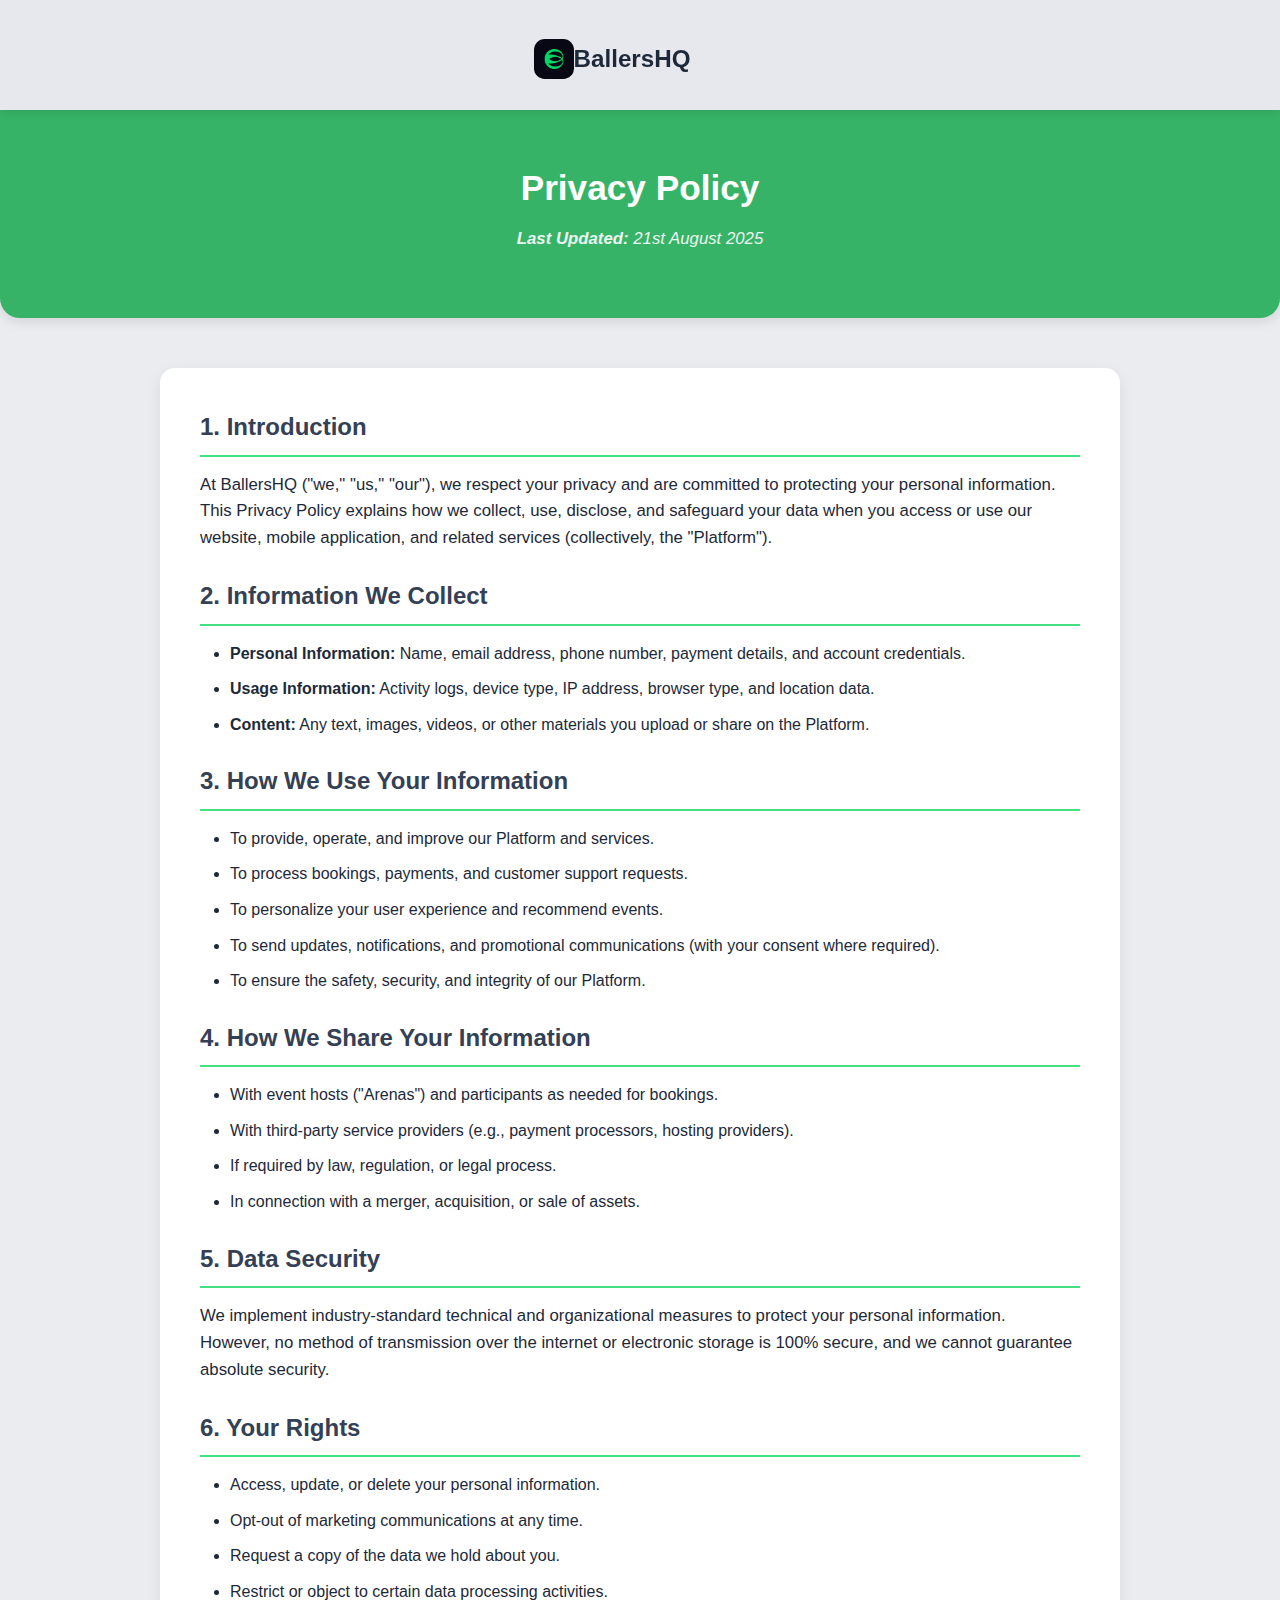
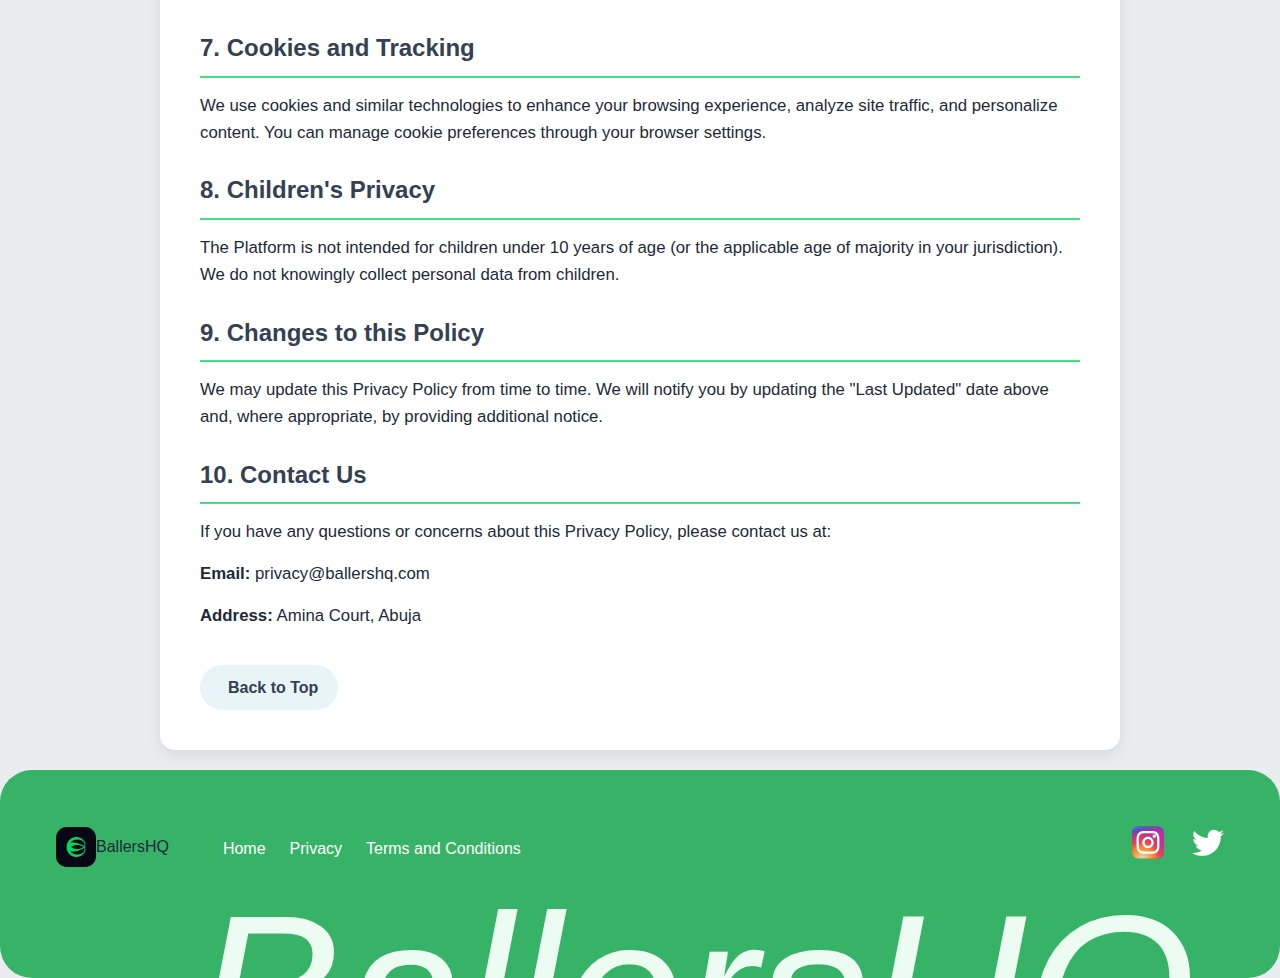
<file: privacy.html>
<!DOCTYPE html>
<html lang="en">
<head>
    <meta charset="UTF-8">
    <meta name="viewport" content="width=device-width, initial-scale=1.0">
    <title>Privacy Policy - BallersHQ</title>
    <link rel="stylesheet" href="assets/css/privacy.css">
    <link rel="preconnect" href="https://fonts.googleapis.com">
    <link rel="preconnect" href="https://fonts.gstatic.com" crossorigin>
    <link href="https://fonts.googleapis.com/css2?family=Rethink+Sans:ital,wght@0,400..800;1,400..800&display=swap"
          rel="stylesheet">
    <link rel="stylesheet" href="assets/css/ballers-hq.css">
</head>
<body>

<!-- Navigation Menu -->
<nav class="main-nav">
    <div class="nav-container">

        <div class="first-page-navbar">
            <a href="index.html">
            <div class="logo-icon-and-text">

                    <img src="assets/images/bhq-logo-green-black-bg.jpg" alt="Ballers HQ">
                    <span>BallersHQ</span>

            </div>
            </a>
        </div>

    </div>
</nav>

<header>
    <div class="container">
        <h1>Privacy Policy</h1>
        <p class="last-updated"><strong>Last Updated:</strong> 21st August 2025</p>
    </div>
</header>

<div class="container">
    <div class="terms-content">

        <h2>1. Introduction</h2>
        <p>At BallersHQ ("we," "us," "our"), we respect your privacy and are committed to protecting your personal information. This Privacy Policy explains how we collect, use, disclose, and safeguard your data when you access or use our website, mobile application, and related services (collectively, the "Platform").</p>

        <h2>2. Information We Collect</h2>
        <ul>
            <li><strong>Personal Information:</strong> Name, email address, phone number, payment details, and account credentials.</li>
            <li><strong>Usage Information:</strong> Activity logs, device type, IP address, browser type, and location data.</li>
            <li><strong>Content:</strong> Any text, images, videos, or other materials you upload or share on the Platform.</li>
        </ul>

        <h2>3. How We Use Your Information</h2>
        <ul>
            <li>To provide, operate, and improve our Platform and services.</li>
            <li>To process bookings, payments, and customer support requests.</li>
            <li>To personalize your user experience and recommend events.</li>
            <li>To send updates, notifications, and promotional communications (with your consent where required).</li>
            <li>To ensure the safety, security, and integrity of our Platform.</li>
        </ul>

        <h2>4. How We Share Your Information</h2>
        <ul>
            <li>With event hosts ("Arenas") and participants as needed for bookings.</li>
            <li>With third-party service providers (e.g., payment processors, hosting providers).</li>
            <li>If required by law, regulation, or legal process.</li>
            <li>In connection with a merger, acquisition, or sale of assets.</li>
        </ul>

        <h2>5. Data Security</h2>
        <p>We implement industry-standard technical and organizational measures to protect your personal information. However, no method of transmission over the internet or electronic storage is 100% secure, and we cannot guarantee absolute security.</p>

        <h2>6. Your Rights</h2>
        <ul>
            <li>Access, update, or delete your personal information.</li>
            <li>Opt-out of marketing communications at any time.</li>
            <li>Request a copy of the data we hold about you.</li>
            <li>Restrict or object to certain data processing activities.</li>
        </ul>

        <h2>7. Cookies and Tracking</h2>
        <p>We use cookies and similar technologies to enhance your browsing experience, analyze site traffic, and personalize content. You can manage cookie preferences through your browser settings.</p>

        <h2>8. Children's Privacy</h2>
        <p>The Platform is not intended for children under 10 years of age (or the applicable age of majority in your jurisdiction). We do not knowingly collect personal data from children.</p>

        <h2>9. Changes to this Policy</h2>
        <p>We may update this Privacy Policy from time to time. We will notify you by updating the "Last Updated" date above and, where appropriate, by providing additional notice.</p>

        <h2>10. Contact Us</h2>
        <p>If you have any questions or concerns about this Privacy Policy, please contact us at:</p>
        <p><strong>Email:</strong> privacy@ballershq.com</p>
        <p><strong>Address:</strong> Amina Court, Abuja</p>

        <a href="#" class="top-link"><i class="fas fa-arrow-up"></i> Back to Top</a>
    </div>
</div>

<!-- Footer -->
<div class="seventh-page-container">
    <div class="seventh-page-header-nav-bar-container">
        <div class="seventh-page-header-nav-bar">
            <div class="logo-icon-and-text">
                <img src="assets/images/bhq-logo-green-black-bg.jpg" alt="Ballers HQ">
                <div>BallersHQ</div>
            </div>
            <div class="seventh-page-nav-bar">
                <nav>
                    <ul>
                        <li><a href="index.html">Home</a></li>
                        <li><a href="privacy.html">Privacy</a></li>
                        <li><a href="terms-and-conditions.html">Terms and Conditions</a></li>
                    </ul>
                </nav>
            </div>
        </div>
        <div class="social-media-icons">
            <img src="assets/images/instagram.svg" alt="Instagram">
            <img src="assets/images/twitter.svg" alt="Twitter">
<!--            <img src="assets/images/tiktok.svg" alt="Tiktok">-->
<!--            <img src="assets/images/Social-icon.svg" alt="Facebook">-->
        </div>
    </div>
    <p class="seventh-page-body">BallersHQ</p>
</div>
</body>
</html>
</file>
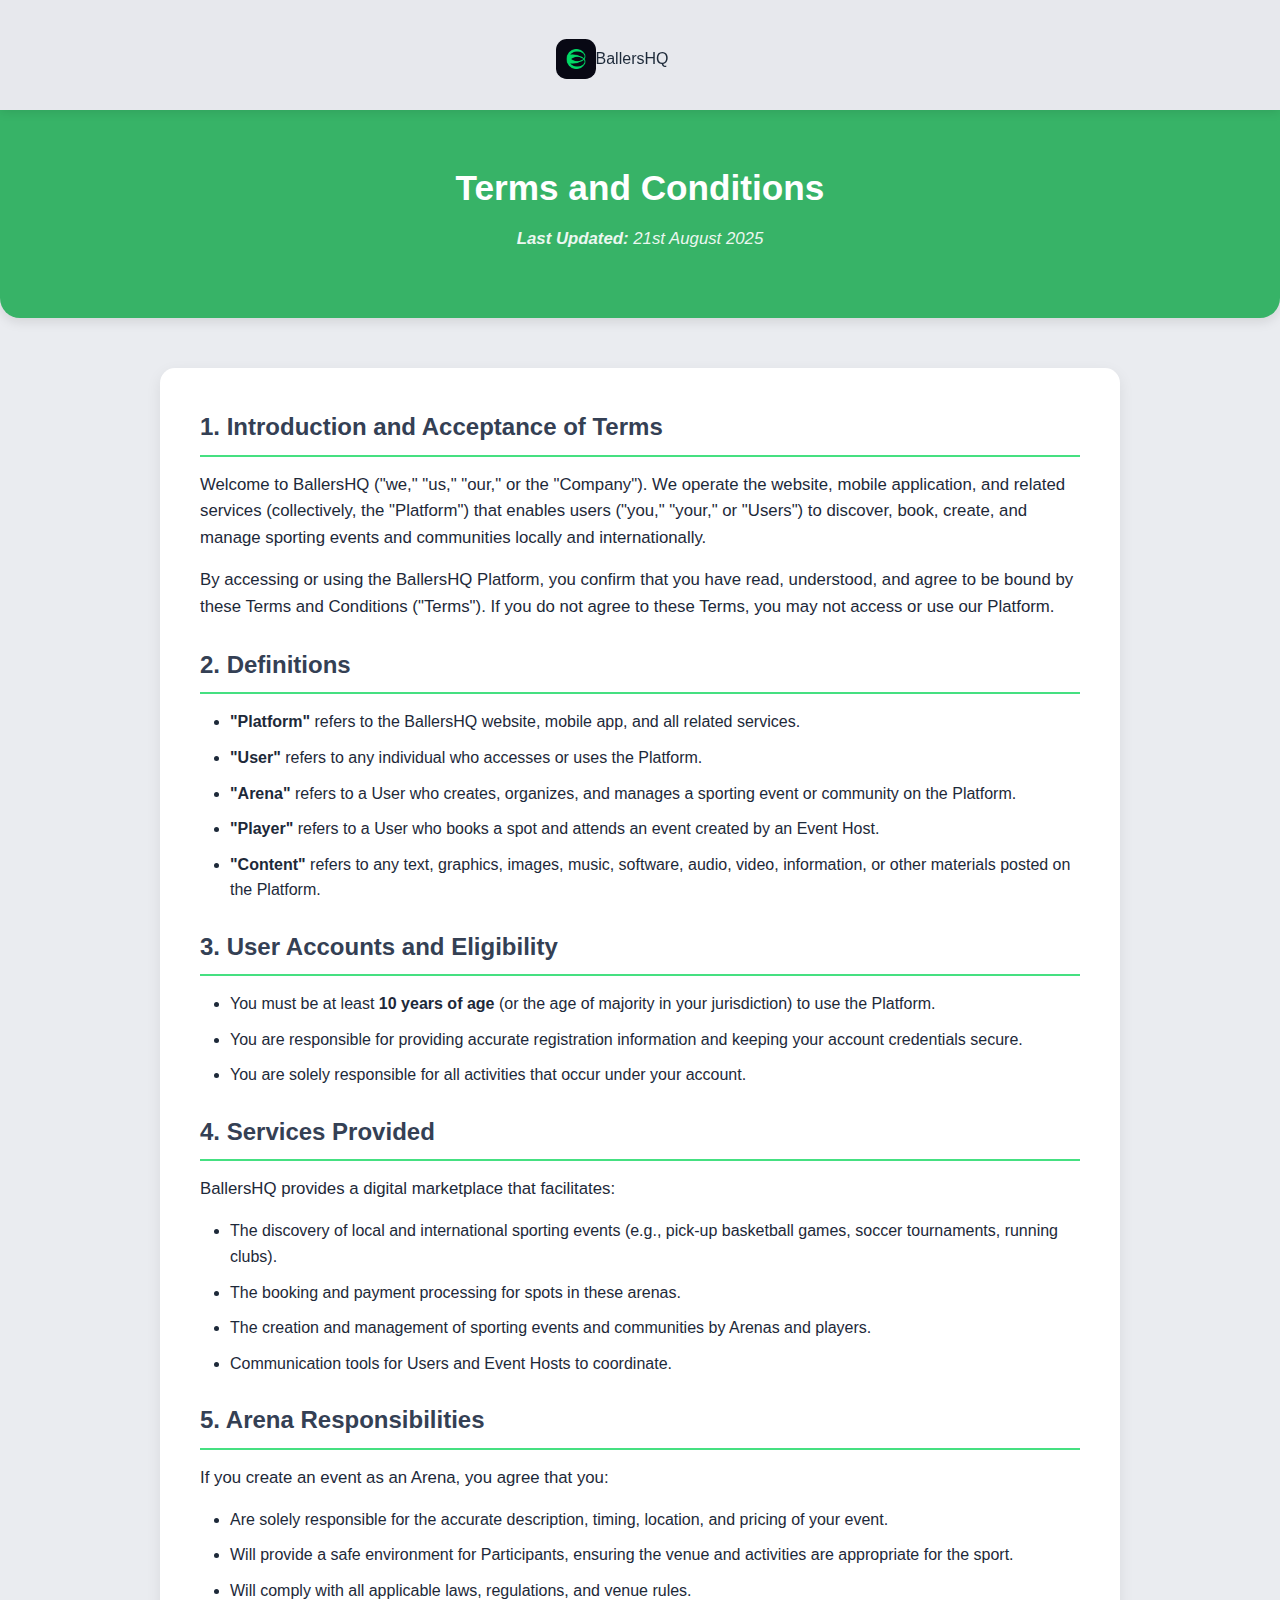
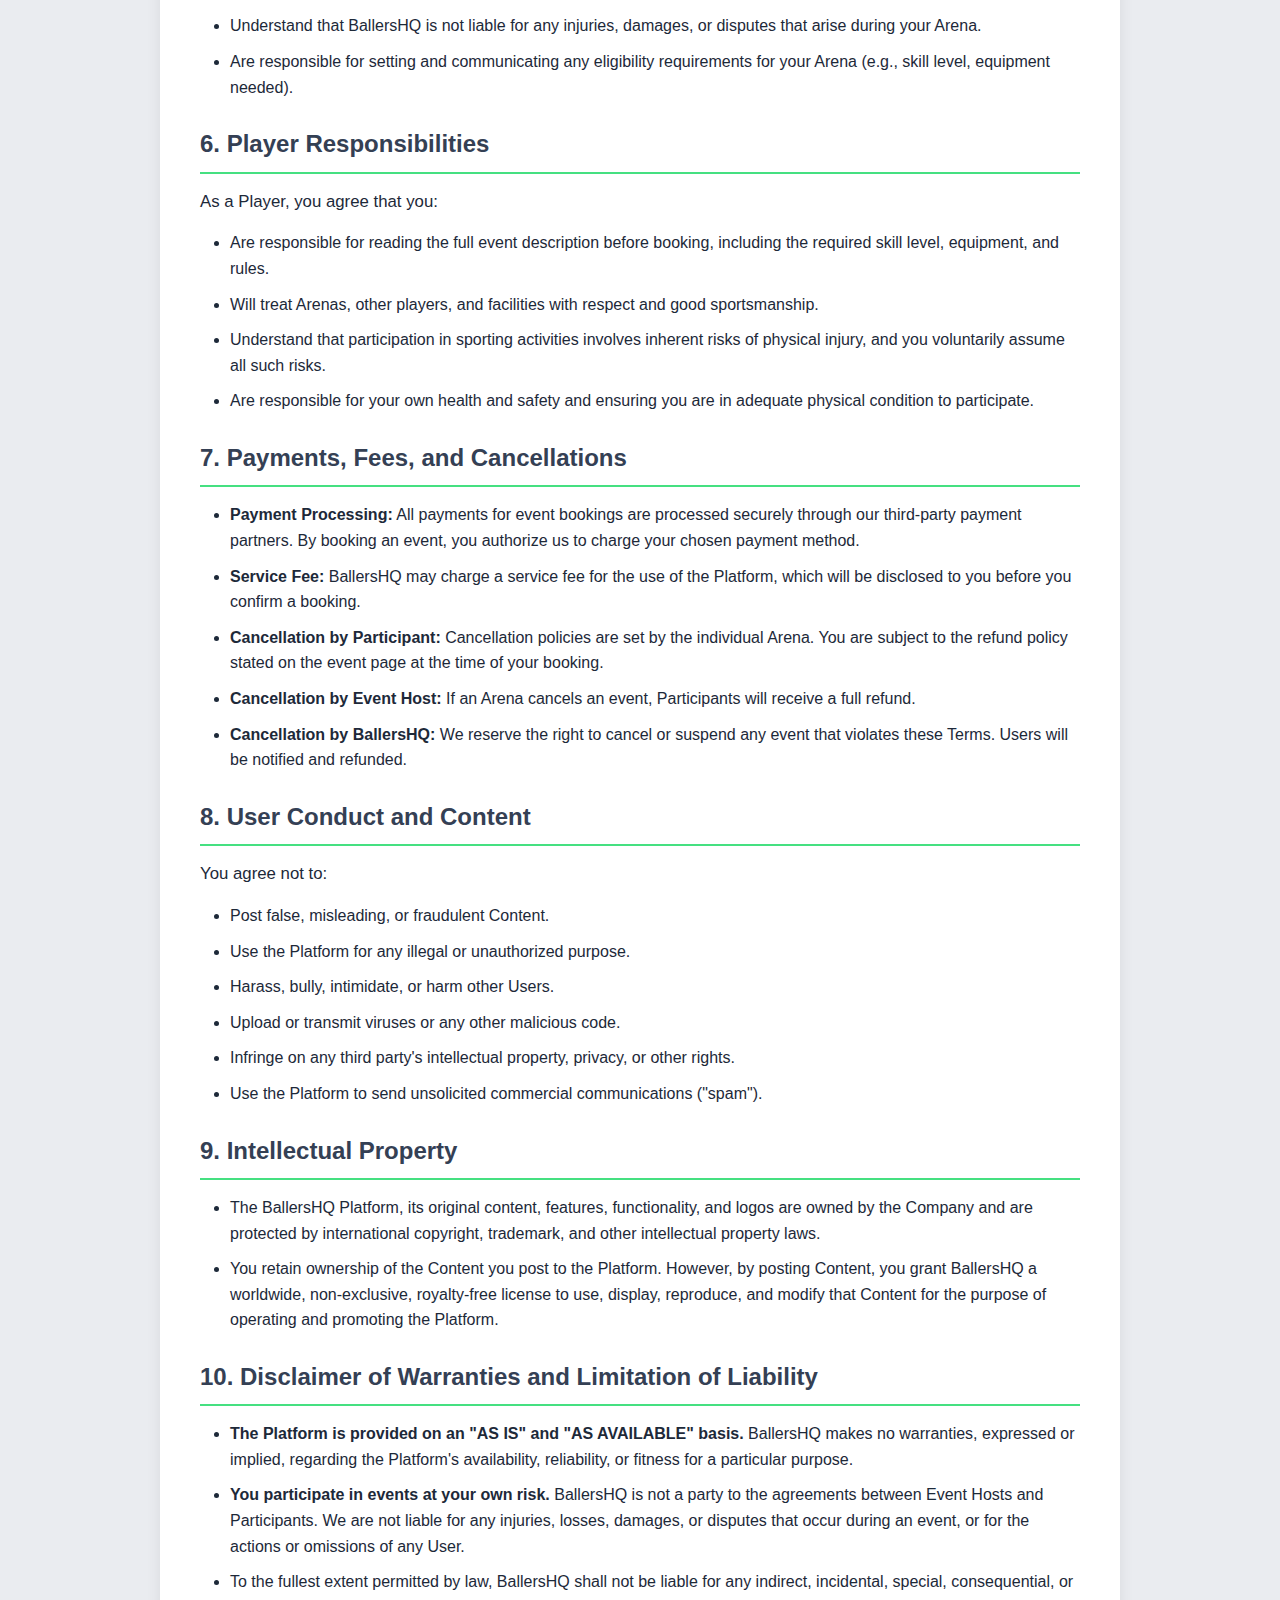
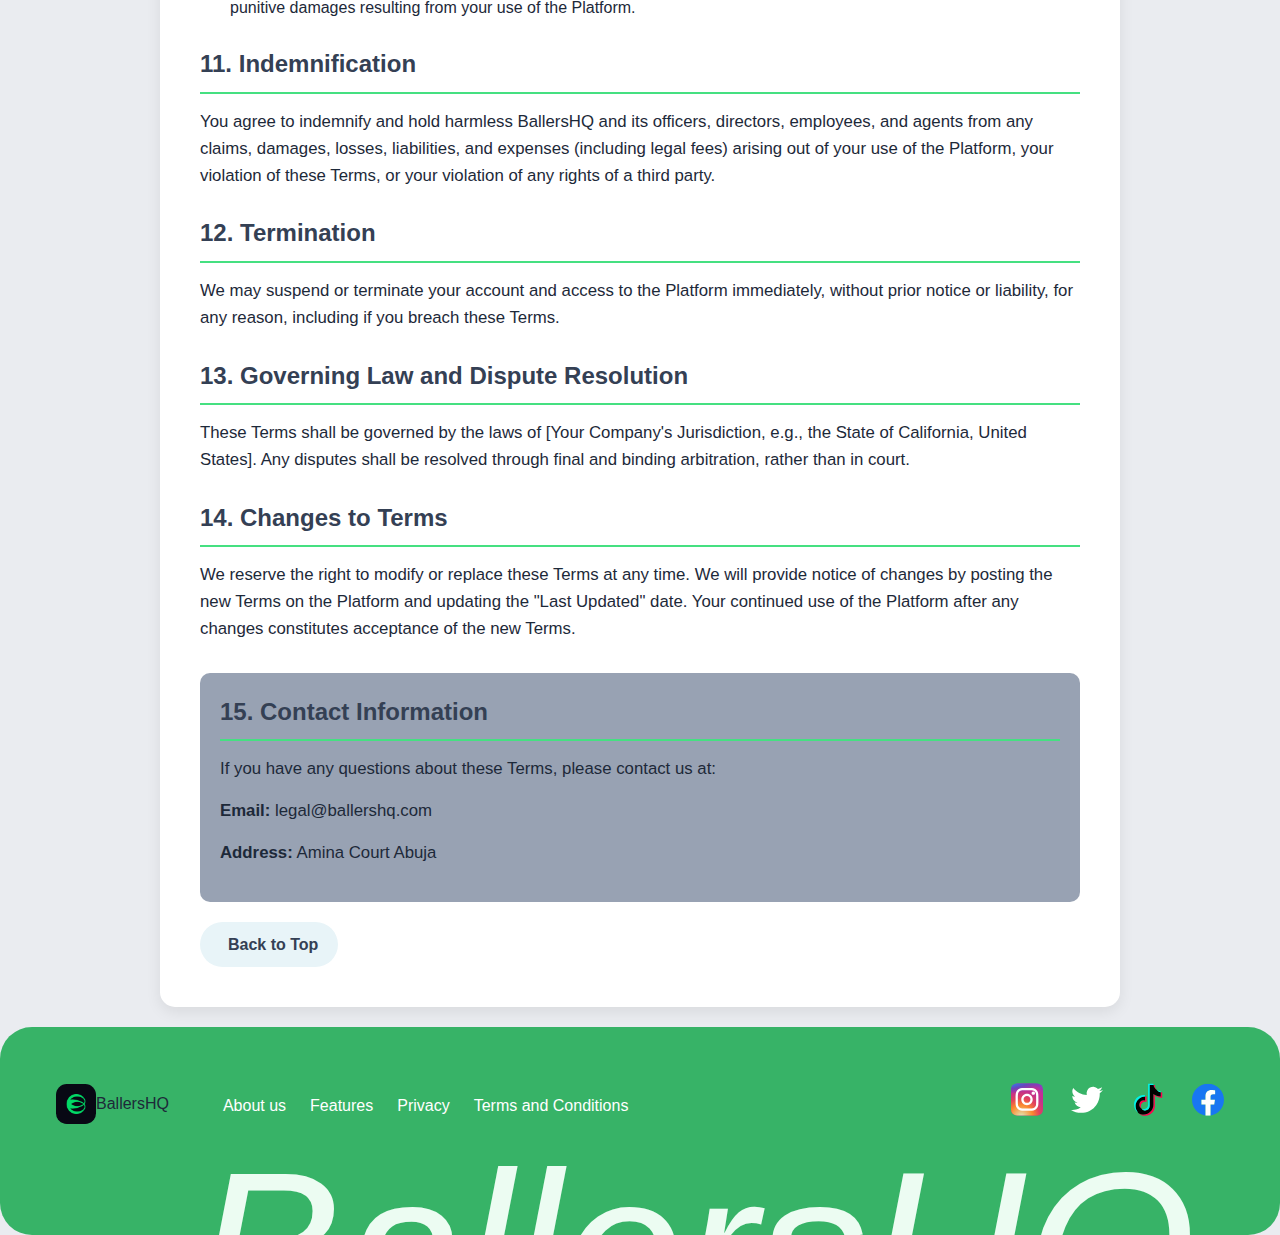
<file: terms-and-conditions.html>
<!DOCTYPE html>
<html lang="en">
<head>
    <meta charset="UTF-8">
    <meta name="viewport" content="width=device-width, initial-scale=1.0">
    <title>Terms and Conditions - BallersHQ</title>
<!--    <link rel="stylesheet" href="https://cdnjs.cloudflare.com/ajax/libs/font-awesome/6.4.0/css/all.min.css">-->
    <link rel="stylesheet" href="assets/css/terms-and-conditions.css">
    <link rel="stylesheet" href="assets/css/ballers-hq.css">

</head>
<body>
    <!-- Navigation Menu -->
    <nav class="main-nav">
        <div class="nav-container">
            <div class="first-page-navbar">
                <div class="logo-icon-and-text">
                    <img src="assets/images/bhq-logo-green-black-bg.jpg" alt="Baller HQ">
                    <div>BallersHQ</div>
                </div>

            </div>
        </div>
    </nav>

    <header>
        <div class="container">
            <h1>Terms and Conditions</h1>
            <p class="last-updated"><strong>Last Updated:</strong> 21st August 2025</p>
        </div>
    </header>
    
    <div class="container">
        <div class="terms-content">
            <h2>1. Introduction and Acceptance of Terms</h2>
            <p>Welcome to BallersHQ ("we," "us," "our," or the "Company"). We operate the website, mobile application, and related services (collectively, the "Platform") that enables users ("you," "your," or "Users") to discover, book, create, and manage sporting events and communities locally and internationally.</p>
            <p>By accessing or using the BallersHQ Platform, you confirm that you have read, understood, and agree to be bound by these Terms and Conditions ("Terms"). If you do not agree to these Terms, you may not access or use our Platform.</p>
            
            <h2>2. Definitions</h2>
            <ul>
                <li><strong>"Platform"</strong> refers to the BallersHQ website, mobile app, and all related services.</li>
                <li><strong>"User"</strong> refers to any individual who accesses or uses the Platform.</li>
                <li><strong>"Arena"</strong> refers to a User who creates, organizes, and manages a sporting event or community on the Platform.</li>
                <li><strong>"Player"</strong> refers to a User who books a spot and attends an event created by an Event Host.</li>
                <li><strong>"Content"</strong> refers to any text, graphics, images, music, software, audio, video, information, or other materials posted on the Platform.</li>
            </ul>
            
            <h2>3. User Accounts and Eligibility</h2>
            <ul>
                <li>You must be at least <strong>10 years of age</strong> (or the age of majority in your jurisdiction) to use the Platform.</li>
                <li>You are responsible for providing accurate registration information and keeping your account credentials secure.</li>
                <li>You are solely responsible for all activities that occur under your account.</li>
            </ul>
            
            <h2>4. Services Provided</h2>
            <p>BallersHQ provides a digital marketplace that facilitates:</p>
            <ul>
                <li>The discovery of local and international sporting events (e.g., pick-up basketball games, soccer tournaments, running clubs).</li>
                <li>The booking and payment processing for spots in these arenas.</li>
                <li>The creation and management of sporting events and communities by Arenas and players.</li>
                <li>Communication tools for Users and Event Hosts to coordinate.</li>
            </ul>
            
            <h2>5. Arena Responsibilities</h2>
            <p>If you create an event as an Arena, you agree that you:</p>
            <ul>
                <li>Are solely responsible for the accurate description, timing, location, and pricing of your event.</li>
                <li>Will provide a safe environment for Participants, ensuring the venue and activities are appropriate for the sport.</li>
                <li>Will comply with all applicable laws, regulations, and venue rules.</li>
                <li>Understand that BallersHQ is not liable for any injuries, damages, or disputes that arise during your Arena.</li>
                <li>Are responsible for setting and communicating any eligibility requirements for your Arena (e.g., skill level, equipment needed).</li>
            </ul>
            
            <h2>6. Player Responsibilities</h2>
            <p>As a Player, you agree that you:</p>
            <ul>
                <li>Are responsible for reading the full event description before booking, including the required skill level, equipment, and rules.</li>
                <li>Will treat Arenas, other players, and facilities with respect and good sportsmanship.</li>
                <li>Understand that participation in sporting activities involves inherent risks of physical injury, and you voluntarily assume all such risks.</li>
                <li>Are responsible for your own health and safety and ensuring you are in adequate physical condition to participate.</li>
            </ul>
            
            <h2>7. Payments, Fees, and Cancellations</h2>
            <ul>
                <li><strong>Payment Processing:</strong> All payments for event bookings are processed securely through our third-party payment partners. By booking an event, you authorize us to charge your chosen payment method.</li>
                <li><strong>Service Fee:</strong> BallersHQ may charge a service fee for the use of the Platform, which will be disclosed to you before you confirm a booking.</li>
                <li><strong>Cancellation by Participant:</strong> Cancellation policies are set by the individual Arena. You are subject to the refund policy stated on the event page at the time of your booking.</li>
                <li><strong>Cancellation by Event Host:</strong> If an Arena cancels an event, Participants will receive a full refund.</li>
                <li><strong>Cancellation by BallersHQ:</strong> We reserve the right to cancel or suspend any event that violates these Terms. Users will be notified and refunded.</li>
            </ul>
            
            <h2>8. User Conduct and Content</h2>
            <p>You agree not to:</p>
            <ul>
                <li>Post false, misleading, or fraudulent Content.</li>
                <li>Use the Platform for any illegal or unauthorized purpose.</li>
                <li>Harass, bully, intimidate, or harm other Users.</li>
                <li>Upload or transmit viruses or any other malicious code.</li>
                <li>Infringe on any third party's intellectual property, privacy, or other rights.</li>
                <li>Use the Platform to send unsolicited commercial communications ("spam").</li>
            </ul>
            
            <h2>9. Intellectual Property</h2>
            <ul>
                <li>The BallersHQ Platform, its original content, features, functionality, and logos are owned by the Company and are protected by international copyright, trademark, and other intellectual property laws.</li>
                <li>You retain ownership of the Content you post to the Platform. However, by posting Content, you grant BallersHQ a worldwide, non-exclusive, royalty-free license to use, display, reproduce, and modify that Content for the purpose of operating and promoting the Platform.</li>
            </ul>
            
            <h2>10. Disclaimer of Warranties and Limitation of Liability</h2>
            <ul>
                <li><strong>The Platform is provided on an "AS IS" and "AS AVAILABLE" basis.</strong> BallersHQ makes no warranties, expressed or implied, regarding the Platform's availability, reliability, or fitness for a particular purpose.</li>
                <li><strong>You participate in events at your own risk.</strong> BallersHQ is not a party to the agreements between Event Hosts and Participants. We are not liable for any injuries, losses, damages, or disputes that occur during an event, or for the actions or omissions of any User.</li>
                <li>To the fullest extent permitted by law, BallersHQ shall not be liable for any indirect, incidental, special, consequential, or punitive damages resulting from your use of the Platform.</li>
            </ul>
            
            <h2>11. Indemnification</h2>
            <p>You agree to indemnify and hold harmless BallersHQ and its officers, directors, employees, and agents from any claims, damages, losses, liabilities, and expenses (including legal fees) arising out of your use of the Platform, your violation of these Terms, or your violation of any rights of a third party.</p>
            
            <h2>12. Termination</h2>
            <p>We may suspend or terminate your account and access to the Platform immediately, without prior notice or liability, for any reason, including if you breach these Terms.</p>
            
            <h2>13. Governing Law and Dispute Resolution</h2>
            <p>These Terms shall be governed by the laws of [Your Company's Jurisdiction, e.g., the State of California, United States]. Any disputes shall be resolved through final and binding arbitration, rather than in court.</p>
            
            <h2>14. Changes to Terms</h2>
            <p>We reserve the right to modify or replace these Terms at any time. We will provide notice of changes by posting the new Terms on the Platform and updating the "Last Updated" date. Your continued use of the Platform after any changes constitutes acceptance of the new Terms.</p>
            
            <div class="contact-info">
                <h2>15. Contact Information</h2>
                <p>If you have any questions about these Terms, please contact us at:</p>
                <p><strong>Email:</strong> legal@ballershq.com</p>
                <p><strong>Address:</strong> Amina Court Abuja</p>
            </div>
            
            <a href="#" class="top-link"><i class="fas fa-arrow-up"></i> Back to Top</a>
        </div>
    </div>

    <div class="seventh-page-container">
        <div class="seventh-page-header-nav-bar-container">
            <div class="seventh-page-header-nav-bar">
                <div class="logo-icon-and-text">
                    <img src="assets/images/bhq-logo-green-black-bg.jpg" alt="Baller HQ">
                    <div>BallersHQ</div>
                </div>
                <div class="seventh-page-nav-bar">
                    <nav>
                        <ul>
                            <li>
                                <a href="#about us">About us</a>
                            </li>
                            <li>
                                <a href="#features">Features</a>
                            </li>
                            <li>
                                <a href="#privacy">Privacy</a>
                            </li>
                            <li>
                                <a href="terms-and-conditions.html" class="">Terms and Conditions</a></li>

                        </ul>
                    </nav>
                </div>
            </div>
            <div class="social-media-icons">
                <img src="assets/images/instagram.svg" alt="Instagram">
                <img src="assets/images/twitter.svg" alt="Twitter">
                <img src="assets/images/tiktok.svg" alt="Tiktok">
                <img src="assets/images/Social-icon.svg" alt="Facebook">
            </div>
        </div>
        <p class="seventh-page-body">BallersHQ</p>


    </div>

    <script src="assets/js/terms-and-conditions.js"></script>

</body>
</html>
</file>
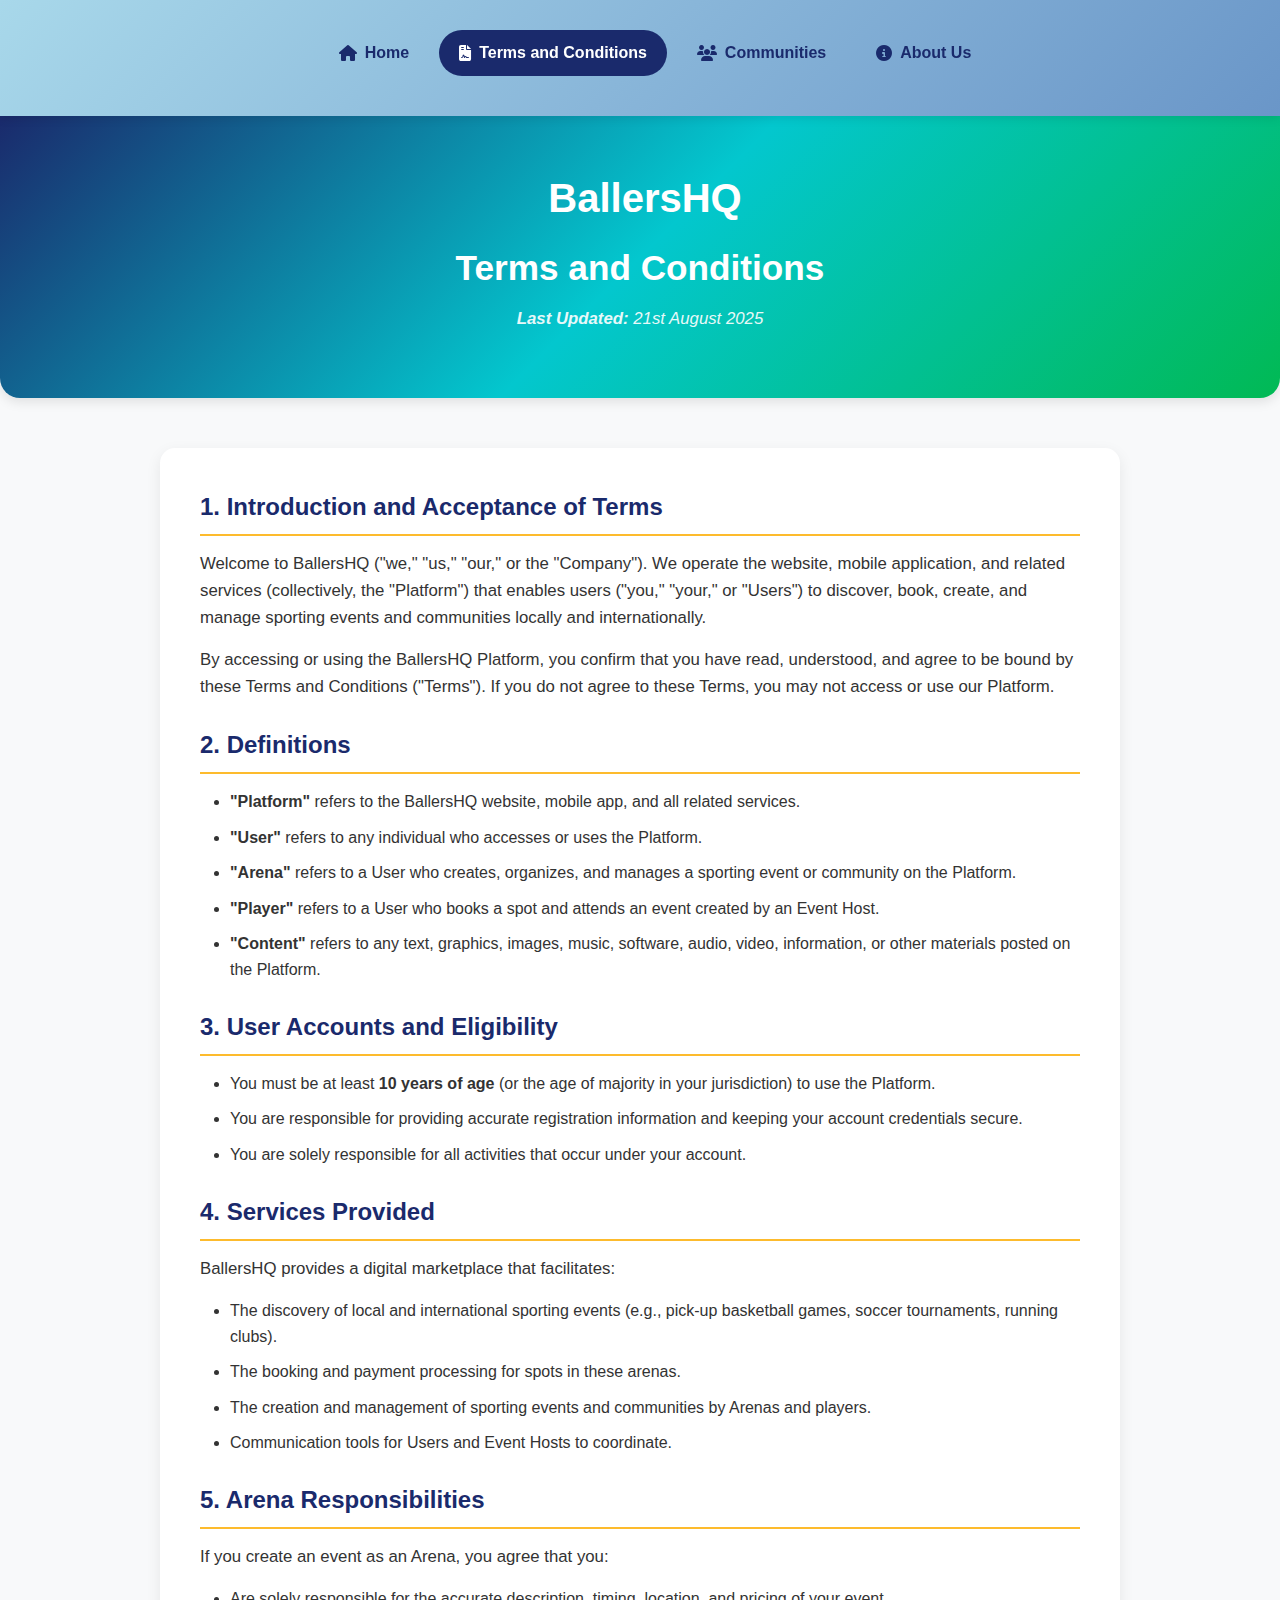
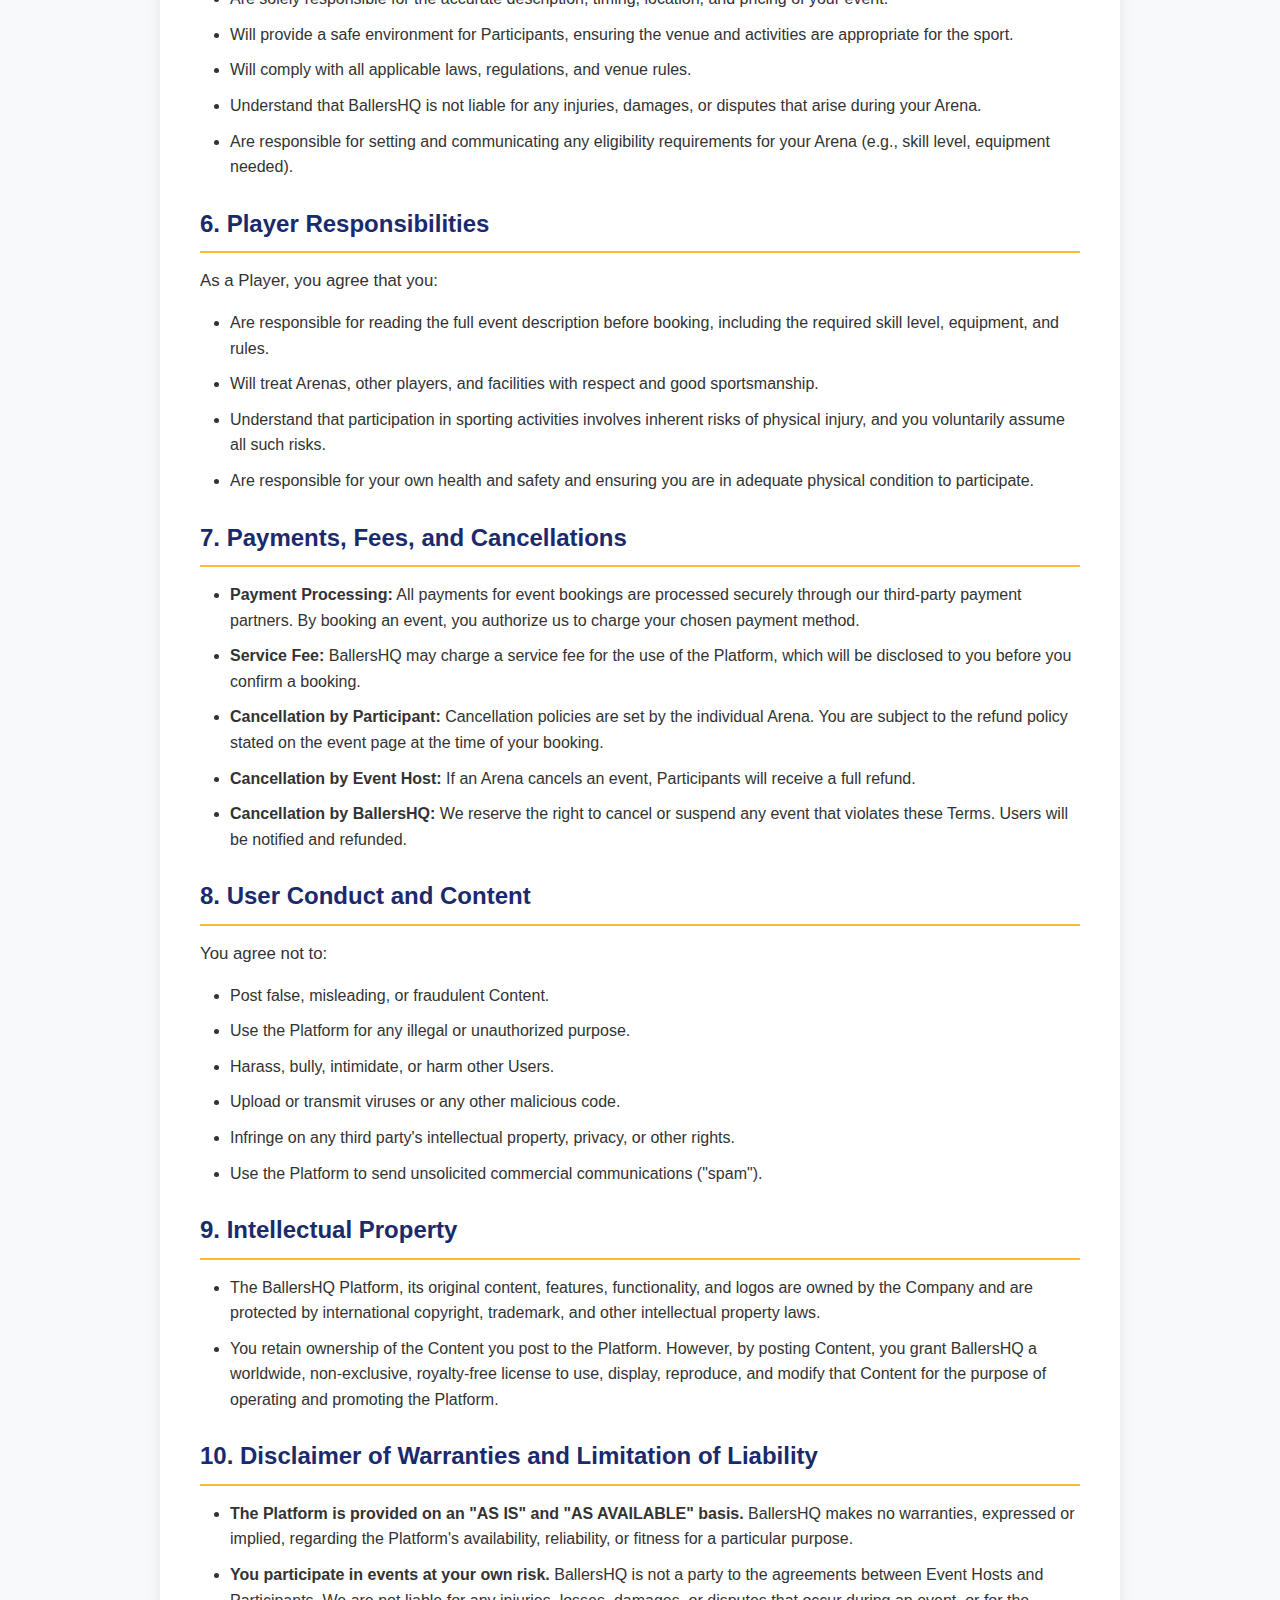
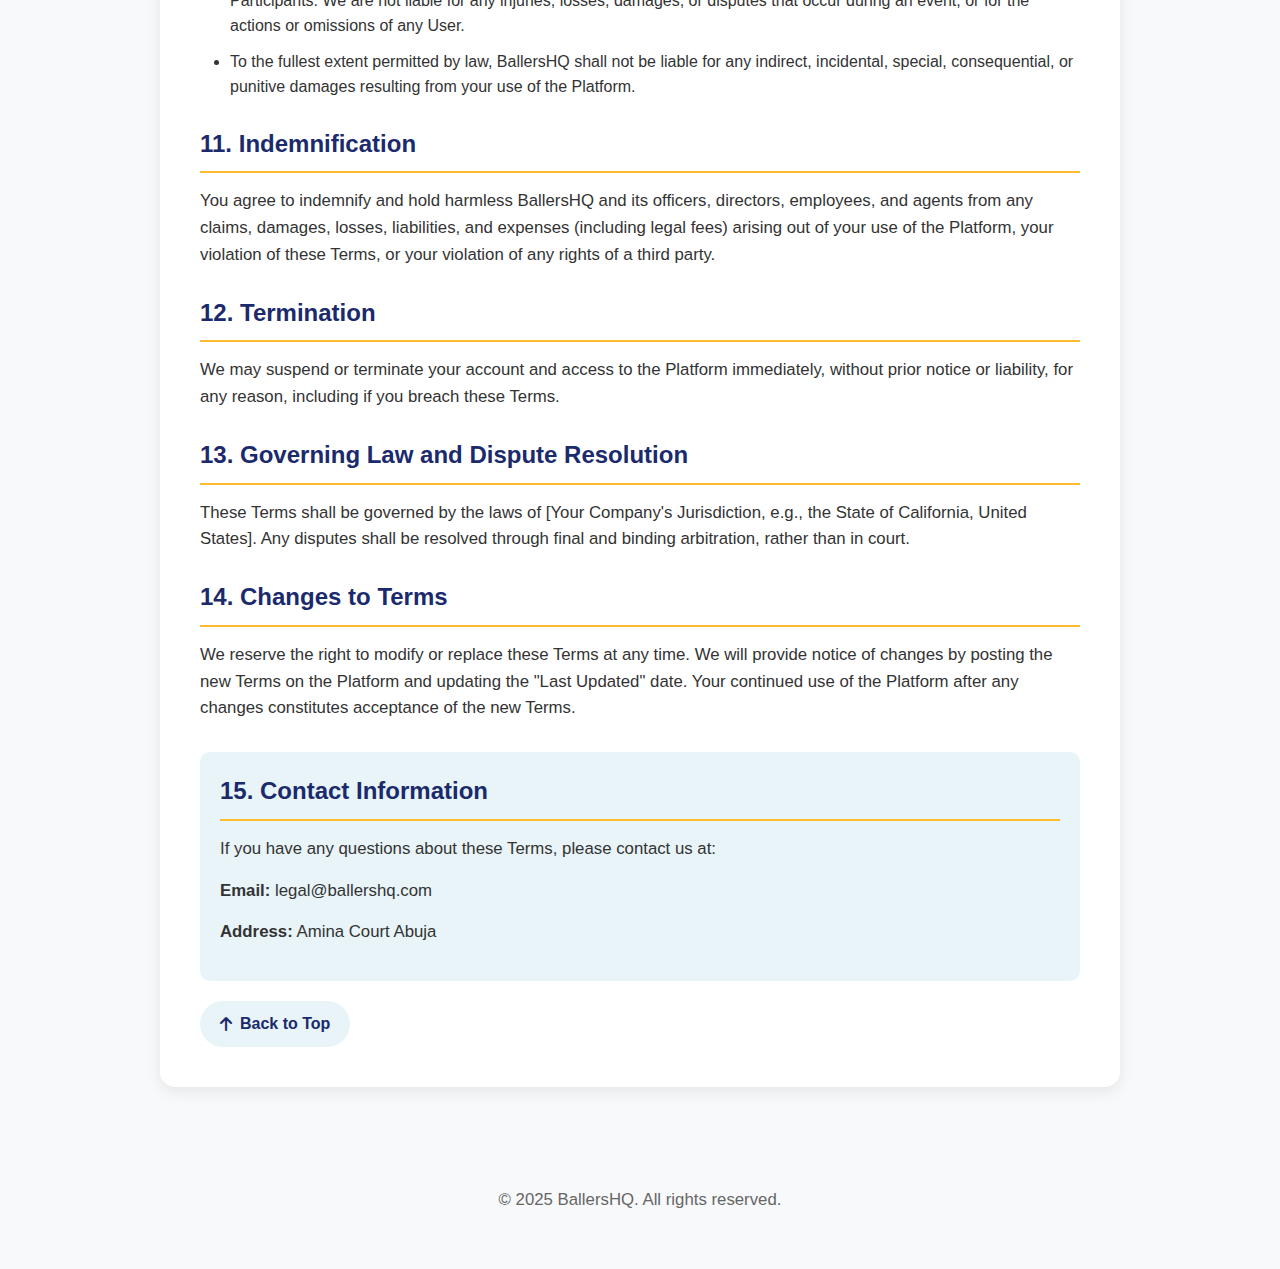
<file: terms.html>
<!DOCTYPE html>
<html lang="en">
<head>
    <meta charset="UTF-8">
    <meta name="viewport" content="width=device-width, initial-scale=1.0">
    <title>Terms and Conditions - BallersHQ</title>
    <link rel="stylesheet" href="https://cdnjs.cloudflare.com/ajax/libs/font-awesome/6.4.0/css/all.min.css">
    <style>
        * {
            margin: 0;
            padding: 0;
            box-sizing: border-box;
            font-family: 'Segoe UI', Tahoma, Geneva, Verdana, sans-serif;
        }
        
        body {
            background-color: #f8f9fa;
            color: #333;
            line-height: 1.6;
        }
        
        /* Navigation Menu Styles */
        .main-nav {
            background: linear-gradient(135deg, #a8d8ea, #89b6d9, #6a96c8);
            padding: 15px 0;
            position: sticky;
            top: 0;
            z-index: 100;
            box-shadow: 0 2px 10px rgba(0, 0, 0, 0.1);
        }
        
        .nav-container {
            max-width: 1000px;
            margin: 0 auto;
            display: flex;
            justify-content: center;
        }
        
        .nav-tabs {
            display: flex;
            gap: 10px;
            list-style: none;
        }
        
        .nav-tabs li a {
            color: #1a2a6c;
            text-decoration: none;
            font-weight: 600;
            padding: 10px 20px;
            border-radius: 50px;
            transition: all 0.3s ease;
            display: flex;
            align-items: center;
            gap: 8px;
        }
        
        .nav-tabs li a:hover {
            background-color: rgba(255, 255, 255, 0.3);
        }
        
        .nav-tabs li a.active {
            background-color: #1a2a6c;
            color: white;
        }
        
        .container {
            max-width: 1000px;
            margin: 0 auto;
            padding: 20px;
        }
        
        header {
            background: linear-gradient(135deg, #1a2a6c, #03c7ce, #01b954);
            color: white;
            padding: 30px 0;
            text-align: center;
            border-radius: 0 0 20px 20px;
            box-shadow: 0 4px 12px rgba(0, 0, 0, 0.1);
            margin-bottom: 30px;
        }
        
        .logo {
            font-size: 2.5rem;
            font-weight: 700;
            margin-bottom: 10px;
            display: flex;
            align-items: center;
            justify-content: center;
            gap: 10px;
        }
        
        .logo-icon {
            font-size: 2rem;
        }
        
        h1 {
            font-size: 2.2rem;
            margin-bottom: 10px;
        }
        
        .last-updated {
            font-style: italic;
            opacity: 0.9;
        }
        
        .terms-content {
            background: white;
            border-radius: 15px;
            padding: 40px;
            box-shadow: 0 5px 15px rgba(0, 0, 0, 0.08);
        }
        
        h2 {
            color: #1a2a6c;
            margin: 25px 0 15px;
            padding-bottom: 8px;
            border-bottom: 2px solid #fdbb2d;
        }
        
        h2:first-of-type {
            margin-top: 0;
        }
        
        p {
            margin-bottom: 15px;
            font-size: 1.05rem;
        }
        
        ul {
            margin: 15px 0;
            padding-left: 30px;
        }
        
        li {
            margin-bottom: 10px;
        }
        
        .highlight {
            background-color: #fff9e6;
            padding: 20px;
            border-left: 4px solid #fdbb2d;
            border-radius: 4px;
            margin: 20px 0;
        }
        
        .contact-info {
            background-color: #e8f4f8;
            padding: 20px;
            border-radius: 10px;
            margin-top: 30px;
        }
        
        .contact-info h3 {
            color: #1a2a6c;
            margin-bottom: 15px;
        }
        
        footer {
            text-align: center;
            margin-top: 40px;
            padding: 20px;
            color: #666;
            font-size: 0.9rem;
        }
        
        .top-link {
            display: inline-flex;
            align-items: center;
            gap: 8px;
            margin-top: 20px;
            color: #1a2a6c;
            text-decoration: none;
            font-weight: 600;
            padding: 10px 20px;
            background-color: #e8f4f8;
            border-radius: 50px;
            transition: all 0.3s ease;
        }
        
        .top-link:hover {
            background-color: #d2e6f1;
            transform: translateY(-2px);
        }
        
        /* Responsive design for navigation */
        @media (max-width: 768px) {
            .terms-content {
                padding: 25px;
            }
            
            h1 {
                font-size: 1.8rem;
            }
            
            .logo {
                font-size: 2rem;
            }
            
            .nav-tabs {
                flex-wrap: wrap;
                justify-content: center;
            }
            
            .nav-tabs li a {
                padding: 8px 16px;
                font-size: 14px;
            }
        }
        
        @media (max-width: 480px) {
            .container {
                padding: 15px;
            }
            
            .terms-content {
                padding: 20px 15px;
            }
            
            ul {
                padding-left: 20px;
            }
            
            .nav-tabs li a {
                padding: 6px 12px;
                font-size: 12px;
            }
            
            .nav-tabs li a i {
                font-size: 14px;
            }
        }
    </style>
</head>
<body>
    <!-- Navigation Menu -->
    <nav class="main-nav">
        <div class="nav-container">
            <ul class="nav-tabs">
                <li><a href="ballers.html"><i class="fas fa-home"></i> Home</a></li>
                <li><a href="terms.html" class="active"><i class="fas fa-file-contract"></i> Terms and Conditions</a></li>
                <li><a href="#"><i class="fas fa-users"></i> Communities</a></li>
                <li><a href="#"><i class="fas fa-info-circle"></i> About Us</a></li>
            </ul>
        </div>
    </nav>

    <header>
        <div class="container">
            <div class="logo">
                <span class="logo-icon"></span> BallersHQ
            </div>
            
            <h1>Terms and Conditions</h1>
            <p class="last-updated"><strong>Last Updated:</strong> 21st August 2025</p>
        </div>
    </header>
    
    <div class="container">
        <div class="terms-content">
            <h2>1. Introduction and Acceptance of Terms</h2>
            <p>Welcome to BallersHQ ("we," "us," "our," or the "Company"). We operate the website, mobile application, and related services (collectively, the "Platform") that enables users ("you," "your," or "Users") to discover, book, create, and manage sporting events and communities locally and internationally.</p>
            <p>By accessing or using the BallersHQ Platform, you confirm that you have read, understood, and agree to be bound by these Terms and Conditions ("Terms"). If you do not agree to these Terms, you may not access or use our Platform.</p>
            
            <h2>2. Definitions</h2>
            <ul>
                <li><strong>"Platform"</strong> refers to the BallersHQ website, mobile app, and all related services.</li>
                <li><strong>"User"</strong> refers to any individual who accesses or uses the Platform.</li>
                <li><strong>"Arena"</strong> refers to a User who creates, organizes, and manages a sporting event or community on the Platform.</li>
                <li><strong>"Player"</strong> refers to a User who books a spot and attends an event created by an Event Host.</li>
                <li><strong>"Content"</strong> refers to any text, graphics, images, music, software, audio, video, information, or other materials posted on the Platform.</li>
            </ul>
            
            <h2>3. User Accounts and Eligibility</h2>
            <ul>
                <li>You must be at least <strong>10 years of age</strong> (or the age of majority in your jurisdiction) to use the Platform.</li>
                <li>You are responsible for providing accurate registration information and keeping your account credentials secure.</li>
                <li>You are solely responsible for all activities that occur under your account.</li>
            </ul>
            
            <h2>4. Services Provided</h2>
            <p>BallersHQ provides a digital marketplace that facilitates:</p>
            <ul>
                <li>The discovery of local and international sporting events (e.g., pick-up basketball games, soccer tournaments, running clubs).</li>
                <li>The booking and payment processing for spots in these arenas.</li>
                <li>The creation and management of sporting events and communities by Arenas and players.</li>
                <li>Communication tools for Users and Event Hosts to coordinate.</li>
            </ul>
            
            <h2>5. Arena Responsibilities</h2>
            <p>If you create an event as an Arena, you agree that you:</p>
            <ul>
                <li>Are solely responsible for the accurate description, timing, location, and pricing of your event.</li>
                <li>Will provide a safe environment for Participants, ensuring the venue and activities are appropriate for the sport.</li>
                <li>Will comply with all applicable laws, regulations, and venue rules.</li>
                <li>Understand that BallersHQ is not liable for any injuries, damages, or disputes that arise during your Arena.</li>
                <li>Are responsible for setting and communicating any eligibility requirements for your Arena (e.g., skill level, equipment needed).</li>
            </ul>
            
            <h2>6. Player Responsibilities</h2>
            <p>As a Player, you agree that you:</p>
            <ul>
                <li>Are responsible for reading the full event description before booking, including the required skill level, equipment, and rules.</li>
                <li>Will treat Arenas, other players, and facilities with respect and good sportsmanship.</li>
                <li>Understand that participation in sporting activities involves inherent risks of physical injury, and you voluntarily assume all such risks.</li>
                <li>Are responsible for your own health and safety and ensuring you are in adequate physical condition to participate.</li>
            </ul>
            
            <h2>7. Payments, Fees, and Cancellations</h2>
            <ul>
                <li><strong>Payment Processing:</strong> All payments for event bookings are processed securely through our third-party payment partners. By booking an event, you authorize us to charge your chosen payment method.</li>
                <li><strong>Service Fee:</strong> BallersHQ may charge a service fee for the use of the Platform, which will be disclosed to you before you confirm a booking.</li>
                <li><strong>Cancellation by Participant:</strong> Cancellation policies are set by the individual Arena. You are subject to the refund policy stated on the event page at the time of your booking.</li>
                <li><strong>Cancellation by Event Host:</strong> If an Arena cancels an event, Participants will receive a full refund.</li>
                <li><strong>Cancellation by BallersHQ:</strong> We reserve the right to cancel or suspend any event that violates these Terms. Users will be notified and refunded.</li>
            </ul>
            
            <h2>8. User Conduct and Content</h2>
            <p>You agree not to:</p>
            <ul>
                <li>Post false, misleading, or fraudulent Content.</li>
                <li>Use the Platform for any illegal or unauthorized purpose.</li>
                <li>Harass, bully, intimidate, or harm other Users.</li>
                <li>Upload or transmit viruses or any other malicious code.</li>
                <li>Infringe on any third party's intellectual property, privacy, or other rights.</li>
                <li>Use the Platform to send unsolicited commercial communications ("spam").</li>
            </ul>
            
            <h2>9. Intellectual Property</h2>
            <ul>
                <li>The BallersHQ Platform, its original content, features, functionality, and logos are owned by the Company and are protected by international copyright, trademark, and other intellectual property laws.</li>
                <li>You retain ownership of the Content you post to the Platform. However, by posting Content, you grant BallersHQ a worldwide, non-exclusive, royalty-free license to use, display, reproduce, and modify that Content for the purpose of operating and promoting the Platform.</li>
            </ul>
            
            <h2>10. Disclaimer of Warranties and Limitation of Liability</h2>
            <ul>
                <li><strong>The Platform is provided on an "AS IS" and "AS AVAILABLE" basis.</strong> BallersHQ makes no warranties, expressed or implied, regarding the Platform's availability, reliability, or fitness for a particular purpose.</li>
                <li><strong>You participate in events at your own risk.</strong> BallersHQ is not a party to the agreements between Event Hosts and Participants. We are not liable for any injuries, losses, damages, or disputes that occur during an event, or for the actions or omissions of any User.</li>
                <li>To the fullest extent permitted by law, BallersHQ shall not be liable for any indirect, incidental, special, consequential, or punitive damages resulting from your use of the Platform.</li>
            </ul>
            
            <h2>11. Indemnification</h2>
            <p>You agree to indemnify and hold harmless BallersHQ and its officers, directors, employees, and agents from any claims, damages, losses, liabilities, and expenses (including legal fees) arising out of your use of the Platform, your violation of these Terms, or your violation of any rights of a third party.</p>
            
            <h2>12. Termination</h2>
            <p>We may suspend or terminate your account and access to the Platform immediately, without prior notice or liability, for any reason, including if you breach these Terms.</p>
            
            <h2>13. Governing Law and Dispute Resolution</h2>
            <p>These Terms shall be governed by the laws of [Your Company's Jurisdiction, e.g., the State of California, United States]. Any disputes shall be resolved through final and binding arbitration, rather than in court.</p>
            
            <h2>14. Changes to Terms</h2>
            <p>We reserve the right to modify or replace these Terms at any time. We will provide notice of changes by posting the new Terms on the Platform and updating the "Last Updated" date. Your continued use of the Platform after any changes constitutes acceptance of the new Terms.</p>
            
            <div class="contact-info">
                <h2>15. Contact Information</h2>
                <p>If you have any questions about these Terms, please contact us at:</p>
                <p><strong>Email:</strong> legal@ballershq.com</p>
                <p><strong>Address:</strong> Amina Court Abuja</p>
            </div>
            
            <a href="#" class="top-link"><i class="fas fa-arrow-up"></i> Back to Top</a>
        </div>
    </div>
    
    <footer>
        <div class="container">
            <p>&copy; 2025 BallersHQ. All rights reserved.</p>
        </div>
    </footer>

    <script>
        // Smooth scroll to top functionality
        document.querySelector('.top-link').addEventListener('click', function(e) {
            e.preventDefault();
            window.scrollTo({
                top: 0,
                behavior: 'smooth'
            });
        });
        
        // Highlight current page in navigation
        document.addEventListener('DOMContentLoaded', function() {
            const currentPage = window.location.pathname.split('/').pop();
            const navLinks = document.querySelectorAll('.nav-tabs a');
            
            navLinks.forEach(link => {
                if (link.getAttribute('href') === currentPage) {
                    link.classList.add('active');
                }
            });
        });
    </script>
</body>
</html>
</file>
<file: assets/css/privacy.css>
* {
    margin: 0;
    padding: 0;
    box-sizing: border-box;
    font-family: 'Segoe UI', Tahoma, Geneva, Verdana, sans-serif;
}

body {
    background-color: #f8f9fa;
    color: #1D2939;
    line-height: 1.6;
}

/* Navigation Menu Styles */
.main-nav {
    background-color: #E7E8ED;
    padding: 15px 0;
    position: sticky;
    top: 0;
    z-index: 100;
    box-shadow: 0 2px 10px rgba(0, 0, 0, 0.1);
}

.nav-container {
    max-width: 1000px;
    margin: 0 auto;
    display: flex;
    justify-content: center;
}

.nav-tabs {
    display: flex;
    gap: 10px;
    list-style: none;
}

.nav-tabs li a {
    color: #344054;
    text-decoration: none;
    font-weight: 600;
    padding: 10px 20px;
    border-radius: 50px;
    transition: all 0.3s ease;
    display: flex;
    align-items: center;
    gap: 8px;
}

.nav-tabs li a:hover {
    background-color: rgba(255, 255, 255, 0.3);
}

.nav-tabs li a.active {
    background-color: #344054;
    color: white;
}

.container {
    max-width: 1000px;
    margin: 0 auto;
    padding: 20px;
}

header {
    background: #37B367;
    color: white;
    padding: 30px 0;
    text-align: center;
    border-radius: 0 0 20px 20px;
    box-shadow: 0 4px 12px rgba(0, 0, 0, 0.1);
    margin-bottom: 30px;
}

.logo {
    font-size: 2.5rem;
    font-weight: 700;
    margin-bottom: 10px;
    display: flex;
    align-items: center;
    justify-content: center;
    gap: 10px;
}

.logo-icon {
    font-size: 2rem;
}

h1 {
    font-size: 2.2rem;
    margin-bottom: 10px;
}

.last-updated {
    font-style: italic;
    opacity: 0.9;
}

.terms-content {
    background: white;
    border-radius: 15px;
    padding: 40px;
    box-shadow: 0 5px 15px rgba(0, 0, 0, 0.08);
}

h2 {
    color: #344054;
    margin: 25px 0 15px;
    padding-bottom: 8px;
    border-bottom: 2px solid #45E081;
}

h2:first-of-type {
    margin-top: 0;
}

p {
    margin-bottom: 15px;
    font-size: 1.05rem;
}

ul {
    margin: 15px 0;
    padding-left: 30px;
}

li {
    margin-bottom: 10px;
}

.highlight {
    /*background-color: #fff9e6;*/
    padding: 20px;
    border-left: 4px solid #37B367;
    border-radius: 4px;
    margin: 20px 0;
}

.contact-info {
    background-color: #98A2B3;
    padding: 20px;
    border-radius: 10px;
    margin-top: 30px;
}

.contact-info h3 {
    color: #344054;
    margin-bottom: 15px;
}

footer {
    text-align: center;
    margin-top: 40px;
    padding: 20px;
    color: #666;
    font-size: 0.9rem;
}

.top-link {
    display: inline-flex;
    align-items: center;
    gap: 8px;
    margin-top: 20px;
    color: #344054;
    text-decoration: none;
    font-weight: 600;
    padding: 10px 20px;
    background-color: #e8f4f8;
    border-radius: 50px;
    transition: all 0.3s ease;
}

.top-link:hover {
    background-color: #d2e6f1;
    transform: translateY(-2px);
}

/* Responsive design for navigation */
@media (max-width: 768px) {
    .terms-content {
        padding: 25px;
    }

    h1 {
        font-size: 1.8rem;
    }

    .logo {
        font-size: 2rem;
    }

    .nav-tabs {
        flex-wrap: wrap;
        justify-content: center;
    }

    .nav-tabs li a {
        padding: 8px 16px;
        font-size: 14px;
    }
}

@media (max-width: 480px) {
    .container {
        padding: 15px;
    }

    .terms-content {
        padding: 20px 15px;
    }

    ul {
        padding-left: 20px;
    }

    .nav-tabs li a {
        padding: 6px 12px;
        font-size: 12px;
    }

    .nav-tabs li a i {
        font-size: 14px;
    }
}
</file>
<file: assets/css/ballers-hq.css>
* {
  margin: 0;
  padding: 0;
  box-sizing: border-box;
}

body {
    font-family: Rethink Sans, serif;
    background-color: #EAECF0;
    max-width: 100vw;
}

img{
    object-fit: cover;
}
input:focus {
    outline: #fafffc;   /* removes the blue outline in an input */
    box-shadow: none; /* removes extra glow on some browsers */
    border: 1px solid #fff; /* optional: add your own border */
}
.main-container {
    display: flex;
    flex-flow: column;
}

.first-page-container {
    display: flex;
    flex-flow: column;
    height: 636px;
    gap: 84px;
    background-color: #FFFFFF;
    border-top-left-radius: 32px;
    border-top-right-radius: 32px;
    padding-left: 56px;

}

.first-page-navbar {
    margin-right: 56px;
    display: flex;
    flex-flow: row;
    justify-content: space-between;
    height: 80px;
    padding-top: 24px;
    padding-bottom: 16px;

}
.first-page-navbar a {
    text-decoration: none;
    color: inherit;
}
.first-page-navbar a:hover {
    text-decoration: none;
    cursor: pointer;
}


.logo-icon-and-text {
    display: flex;
    flex-flow: row;
    width: auto;
    height: 40px;
    justify-content: space-between;
    align-items: center;
}

.logo-icon-and-text > img {
    width: 40px;
    height: 40px;
    border-radius: 10.76px;
}

.logo-icon-and-text > span {
    display: flex;
    justify-content: center;
    align-items: center;
    width: auto;
    height: 32px;
    font-weight: 600;
    font-size: 24.2px;

}

.get-app-main-container {
    display: flex;
    flex-flow: row;
    justify-content: center;
    align-items: center;
    background: #171C17;
    width: 118px;
    height: 36px;
    border-radius: 16px;
    border-width: 1px;
}

.get-app-text {
    font-size: 16px;
    color: #FFFFFF;
    width: 62px;
    height: 21px;
    font-weight: 500;
    text-align: center;
    vertical-align: middle;
}

.get-app-icon-container {
    display: flex;
    justify-content: center;
    align-items: center;
    width: 24px;
    height: 24px;
}

.get-app-icon {
    width: 12px;
    height: 12px;
}


.first-page-body-container {
    height: 370px;
    display: flex;
    flex-flow: column;
    margin-left: 40px;
}

.first-page-body-main-content {
    display: flex;
    flex-flow: row;
    justify-content: space-between;
}

.first-page-body-text-area {
    display: flex;
    flex-flow: column;
    margin-left: 40px;
    width: 717px;
    height: 286px;
}

.first-page-body-main-text {

    width: 717px;
    height: 216px;
    font-weight: 400;
    font-size: 60px;
    line-height: 72px;
    color: #1D2939;

}

.emphasis {
    color: #37B367
}

.first-page-emphasis {
    font-weight: 500;
    font-size: 60px;
    line-height: 72px;
}

.first-page-body-sub-text {
    width: 717px;
    height: 62px;
    font-weight: 400;
    font-size: 24px;
    line-height: 100%;
    color: #1D2939;

}


.first-page-body-frame-container {
    display: flex;
    flex-flow: column;
    align-items: flex-start;
}

.first-page-body-top-frame {
    display: flex;
    flex-flow: column;
    width: 140px;
    height: 74px;

}

.first-page-body-top-frame > img {
    width: 24px;
    height: 24px;

}

.first-page-body-top-frame-text {
    width: 140px;
    height: 42px;
    font-weight: 700;
    font-size: 16px;
    color: #171C17;
}

.first-page-body-bottom-frame {
    display: flex;
    flex-flow: row;
    align-items: baseline;
    justify-content: space-between;
    width: 290px;
    height: 140px;
    overflow: hidden;

}

.first-page-body-bottom-frame > img {
    width: 72px;
    height: 85px;
    border-radius: 16px;
    margin-left: 14px;

}

#first-img {
    width: 118px;
    height: 140px;
    border-radius: 16px;
}

.first-page-body-get-app-buttons-container {
    display: flex;
    flex-flow: row;
    width: 289px;
    justify-content: space-between;
    height: 44px;
    margin-left: 40px;

}

video{
    border-bottom-right-radius: 32px;
    border-bottom-left-radius: 32px;
    object-fit: cover;
}



.video-container {
    position: relative;
    width: 100%; /* Make container responsive */
    max-width: 100vw; /* Max width for your video */
    aspect-ratio: 16 / 9; /* Maintain 16:9 aspect ratio */
    background-color: black; /* Background color behind video */
    border-bottom-right-radius: 32px;
    border-bottom-left-radius: 32px;
    overflow: hidden;
    box-shadow: 0 4px 15px rgba(0,0,0,0.2);
}
#ballersVideo {
    width: 100%;
    height: 100%;
    object-fit: cover; /* Cover the container while maintaining aspect ratio */
}
.mute-button {
    position: absolute;
    bottom: 20px;
    right: 20px;
    background-color: rgba(0, 0, 0, 0.6);
    color: white; /* This sets the default color for SVG fill */
    border: none;
    padding: 10px; /* Adjust padding for icon-only button */
    border-radius: 50%; /* Make it circular */
    cursor: pointer;
    font-size: 0; /* Hide any potential text fallback */
    display: flex;
    align-items: center;
    justify-content: center;
    transition: background-color 0.3s ease;
    width: 40px; /* Fixed width for circular button */
    height: 40px; /* Fixed height for circular button */
}
.mute-button:hover {
    background-color: rgba(0, 0, 0, 0.8);
}
.mute-button img {
    width: 20px; /* Size of the SVG icon */
    height: 20px;
    display: block; /* Remove extra space below SVG */
}

/* Hide one icon at a time */
#muteIconSvg, #unmuteIconSvg {
    color: #FFFFFF;
    width: 20px;
    height: 20px;
    display: none;
}

.third-page-container {
    display: flex;
    flex-flow: column;
    height: 902px;
    border-bottom-width: 1px;
    margin: 114px 0 0 56px;
    overflow: hidden;
}

.third-page-container-first-section {
    display: flex;
    flex-flow: row;
    height: 178px;
    margin-right: 56px;
    gap: 8px;
    justify-content: space-between;
    align-items: flex-end;
}

.third-page-container-first-section-main-left-area {
    display: flex;
    flex-flow: column;

}

.third-page-container-feature-badge {
    width: 83px;
    height: 28px;
    background-color: #45E081;
    padding: 4px 12px;
    border-radius: 16px;
    mix-blend-mode: Multiply;

}

.third-page-container-first-section-features-badge {
    width: 83px;
    height: 28px;
    padding: 4px 12px;
    border-radius: 16px;
    mix-blend-mode: Multiply;
    display: flex;
    justify-content: center;
    align-items: center;
    background-color: #45E081;

}

.third-page-container-first-section-main-text {
    width: 764px;
    height: 72px;
    font-weight: 400;
    font-size: 60px;
    line-height: 72px;
    color: #1D2939;

}

.third-page-container-first-section-sub-text {
    width: 764px;
    height: 62px;
    font-weight: 400;
    font-size: 24px;
    line-height: 100%;
    color: #1D2939;

}

.third-page-container-first-section-main-right-area {
    display: flex;
    justify-content: space-between;
    width: 144px;
    height: 56px;
    /*gap: 32px;*/

}

#scrollLeft, #scrollRight:hover {
    cursor: pointer;
}


.third-page-container-first-section-main-right-area {
    display: flex;
    align-items: flex-end;
}

.third-page-second-section-cards-container {
    display: flex;
    flex-flow: row;
    height: 348px;
    gap: 16px;
    margin-top: 64px;
    margin-bottom: 40px;
    padding-right: 56px;
    /*padding-left: 56px;*/
    overflow-x: auto;
    overflow-y: inherit;
    /*overflow-y: hidden;*/
    /*-ms-overflow-style: none;  !* IE and Edge *!*/
    scrollbar-width: none; /* Firefox */
}

.third-page-card-container {
    display: flex;
    flex-flow: row;
    width: 584px;
    height: 348px;
    padding: 12px 16px 12px 12px;
    border-radius: 32px;
    background: #37B367;
}

.third-page-card-container > img {
    width: 321px;
    height: 324px;
    border-radius: 24px;
}

.third-page-card-container-text-icon-area {
    display: flex;
    flex-flow: column;
    justify-content: space-between;
    padding-left: 24px;
    position: relative;
    overflow: hidden;
    z-index: 1;

}

.third-page-card-container-text-icon-area > img {
    width: 178px;
    height: 189px;
    opacity: 0.2;
    position: absolute;
    right: -20px;
    bottom: -64px;
}

.third-page-card-container-text-area {
    display: flex;
    flex-flow: column;
    width: 211px;
    height: 1262px;
}

.third-page-card-container-text-top {
    width: 211px;
    height: 52px;
    padding-top: 24px;
    font-weight: 600;
    font-size: 20px;
    line-height: 100%;
    color: #FAFFFC;
    margin-bottom: 8px;
}


.third-page-card-container-text-bottom {
    width: 211px;
    height: 42px;
    padding-top: 10px;
    font-weight: 400;
    font-size: 16px;
    line-height: 100%;
    color: #F9FAFB;
}



/* Fourth page styling*/
.fourth-page-container {
    height: 696px;
    /* margin: 56px 0; */
    padding: 130px 0 130px 0;
    background-color: #07160D;
    display: flex;
    border-radius: 32px;
    overflow: hidden;
}

.fourth-page-body-icon-container {
    position: relative;
    right: 240px;
    margin: auto;
}

.fourth-page-image img {
    width: 626px;
    height: 938.89px;
    position: relative;
    bottom: 170px;
    right: 260px;
}

.fourth-page-body {
    padding: 16px 8px;
}

.fourth-page-body p {
    width: 825px;
    color: #fff;
    margin-top: 0px;
    margin-bottom: 0px;
    margin-right: 0px;
    font-size: 60px;
    line-height: 72px;
    letter-spacing: -2px;
}

.fourth-page-body span {
    width: 825px;
    color: #45E081;
    font-size: 60px;
    line-height: 72px;
    letter-spacing: -2px;
}

.fourth-page-icons {
    width: 936px;
    height: 164px;
    display: flex;
    color: #FAFFFC;
}

.fourth-page-icons img {
    width: 48px;
    height: 44px;
    background-color: #45E081;
    padding: 6px 8px;
    border-radius: 8px;
    object-fit: unset;
}

.fourth-page-icon-single {
    width: 290.67px;
    height: 164px;
}

.fourth-page-icon-single p {
    width: 290.67px;
    font-size: 20px;
    line-height: 30px;
}

.fourth-page-logo img {
    width: 255px;
    height: 270.67px;
    margin: 0;
    padding-top: 0;
    position: relative;
    top: -130px;
    right: 375px;
    /* transform: rotate(350.62deg); */
    z-index: 1;
}

/* sixth page styling */
.sixth-page-container {
    height: 522px;
    padding: 56px;
    background-color: #101828;
    display: flex;
    border-radius: 32px;
}

.sixth-page-image img {
    width: 326px;
    height: 410px;
    border-radius: 49.49px;
    padding: 8px;
}

.sixth-page-logo img {
    width: 91.39px;
    height: 97px;
    position: relative;
    right: -230px;
    bottom: 110px;
}

.sixth-page-body {
    margin-left: 56px;
}

.sixth-page-body p {
    width: 862px;
    height: 72px;
    color: #FAFFFC;
    font-size: 60px;
    font-weight: 400;
    line-height: 72px;
    letter-spacing: -2px;
}

.get-app-container {
    width: 288.5px;
    height: 44px;
    margin-top: 32px;
    margin-bottom: 32px;
    display: flex;
    justify-content: space-between;
}

.google-play {
    width: 148.5px;
    height: 44px;
}

.app-store {
    width: 132px;
    height: 44px;
}

.sixth-page-form {
    width: 862px;
    height: 230px;
    padding: 24px;
    background-color: #0C111D;
    border-radius: 32px;
}

fieldset {
    border: none;
}

.sixth-page-form-radio-container {
    width: 814px;
    height: 94px;
    padding-bottom: 24px;
    border-bottom: 1px solid #1D2939;
    display: flex;
}

.sixth-page-form-radio {
    height: 70px;
    padding: 12px 16px;
    font-weight: 500;
    font-size: 14px;
    line-height: 20px;
    color: #F9FAFB;
    border-radius: 16px;
    border: 1px solid #344054;
    display: flex;
    flex-flow: column;
    align-items: flex-start;
}

.left-radio {
    width: 204px;
    margin-right: 8px;
    display: flex;
    flex-flow: row;
    justify-content: space-between;
    align-items: center;
}

.left-radio img {
    width: 56px;
    height: 84px;
}

.right-radio {
    width: 231px;
    display: flex;
    flex-flow: row;
    justify-content: space-around;
    align-items: center;
}

.right-radio img {
    width: 62.82px;
    height: 64px;
}

.radio {
    width: 16px;
    height: 16px;
    margin: 8px 8px;
    background: #0D0D0D;
    border-radius: 8px;
    border: 1px solid #98A2B3;
}

.radio1:hover, .radio2:hover {
    background: #154327;
    border: 1px solid #29864D;
    cursor: pointer;
}

.sixth-page-form-email-number-container {
    width: 814px;
    height: 64px;
    margin-top: 24px;
    display: flex;
    align-items: center;
    justify-content: space-between;
    color: #fff;
    font-weight: 400;
    font-size: 24px;
    line-height: 100%;
}

.sixth-page-form-email-number-container span {
    margin-right: 12px;
    margin-left: 12px;
}

.sixth-page-form-email-number {
    width: 310px;
    height: 64px;
    padding: 14px 16px;
    display: flex;
    flex-flow: row;
    justify-content: space-between;
    align-items: center;
    background: #0D0D0D;
    border-radius: 16px;
    border: 1px solid #475467
}

input[type="email"], input[type="tel"] {
    width: 250px;
    height: 21px;
    color: #F9FAFB;
    background: #0D0D0D;
    border: none;
    font-weight: 400;
    font-size: 16px;
    line-height: 100%;
}

.sixth-page-form-email-number-container button {
    width: 134px;
    height: 64px;
    margin-right: 12px;
    margin-left: 15px;
    padding: 12px;
    color: #fff;
    background: #37B367;
    border: 1px solid #37B367;
    font-weight: 500;
    font-size: 16px;
    line-height: 100%;
    text-align: center;
    border-radius: 16px;
}

fieldset button:hover{
    cursor: pointer;

}

.error-border {
    border: 1px solid red !important;
    border-radius: 8px; /* keep it consistent */
}


/* Seventh page styling */
.seventh-page-container {
    height: 208px;
    padding: 56px;
    border-radius: 32px;
    background: #37B367;
    display: flex;
    flex-direction: column;
    overflow: hidden;
}

.seventh-page-header-nav-bar-container {
    display: flex;
    align-items: center;
    justify-content: space-between;
}

.seventh-page-header-nav-bar {
    width: 640px;
    height: 40px;
    display: flex;
    align-items: center;
}


.seventh-page-header-nav-bar .logo-icon-and-text {
    margin-right: 24px;
}

.seventh-page-nav-bar nav ul {
    height: 21px;
    display: flex;
}

.seventh-page-nav-bar nav ul a {
    margin-right: 24px;
    text-decoration: none;
    color: #fff;
    font-weight: 500;
    font-size: 16px;
    line-height: 100%;
}

nav ul {
    list-style-type: none;
}

.social-media-icons img {
    margin-left: 24px;
}

.seventh-page-body {
    width: 1280px;
    height: 72px;
    color: #ECFCF2;
    font-weight: 400;
    font-style: italic;
    font-size: 220px;
    line-height: 72px;
    text-align: center;
    position: relative;
    bottom: -90px;
}


@media screen and (max-width: 480px) {
  * {
      margin: 0;
      padding: 0;
      box-sizing: border-box;
    }

    body {
      font-family: Rethink Sans, serif;
      background-color: #EAECF0;
      max-width: 100vw;
      gap: 31px;
      opacity: 1;
      padding-top: 24px;
      padding-right: 16px;
      padding-bottom: 24px;
      padding-left: 16px;
    }

    img {
      object-fit: cover;
    }

    .main-container {
      display: flex;
      flex-flow: column;
    }

    .first-page-container {
      display: flex;
      flex-flow: column;
      /* width: 343; */
      height: 481;
      padding-right: 16px;
      padding-left: 16px;
      border-top-left-radius: 32px;
      border-top-right-radius: 32px;

    }

    .first-page-navbar {
      display: flex;
      flex-flow: row;
      justify-content: space-between;
      height: 80px;
      padding-top: 24px;
      padding-bottom: 16px;

    }


    .logo-icon-and-text {
      display: flex;
      flex-flow: row;
      width: 118.4px;
      height: 40px;
      justify-content: space-between;
      align-items: center;
    }

    .logo-icon-and-text>img {
      width: 40px;
      height: 40px;
      border-radius: 10.76px;
    }

    .logo-icon-and-text>div {
      display: flex;
      justify-content: center;
      align-items: center;
      width: 73px;
      height: 32px;
      font-weight: 600;
      font-size: 24.2px;

    }

    .get-app-main-container {
      display: flex;
      flex-flow: row;
      justify-content: center;
      align-items: center;
      background: #171C17;
      width: 118px;
      height: 36px;
      border-radius: 16px;
      border-width: 1px;
    }

    .get-app-text {
      font-size: 16px;
      color: #FFFFFF;
      width: 62px;
      height: 21px;
      font-weight: 500;
      text-align: center;
      vertical-align: middle;
    }

    .get-app-icon-container {
      display: flex;
      justify-content: center;
      align-items: center;
      width: 24px;
      height: 24px;
    }

    .get-app-icon {
      width: 12px;
      height: 12px;
    }


    .first-page-body-container {
      height: 281px;
      display: flex;
      flex-flow: column;
      margin: auto;
    }

    .first-page-body-main-content {
      margin-left: auto;
      margin-right: auto;
      display: flex;
      flex-flow: row;
      justify-content: space-between;
    }

    .first-page-body-text-area {
      display: flex;
      flex-flow: column;
      width: 100%;
      height: 286px;
    }

    .first-page-body-main-text {

      /* width: 717px;
      height: 216px;
      font-weight: 400;
      font-size: 60px;
      line-height: 72px;
      color: #1D2939; */
      width: 100%;
      height: 126px;
      font-weight: 400;
      font-size: 32px;
      line-height: 100%;
      letter-spacing: 0;

    }

    .emphasis {
      color: #37B367
    }

    .first-page-emphasis {
      font-weight: 400;
      font-size: 32px;
      line-height: 100%;
    }

    .first-page-body-sub-text {
      /* width: 717px;
      height: 62px;
      font-weight: 400;
      font-size: 24px;
      line-height: 100%;
      color: #1D2939; */
      width: 100%;
      height: 63px;
      font-weight: 400;
      font-size: 16px;
      line-height: 100%;
      letter-spacing: 0;

    }


    .first-page-body-frame-container {
      /* display: flex;
      flex-flow: column;
      align-items: flex-start; */
      display: none;
    }

    /* .first-page-body-top-frame {
      display: flex;
      flex-flow: column;
      width: 140px;
      height: 74px;

    } */

    /* .first-page-body-top-frame>img {
      width: 24px;
      height: 24px;

    } */

    /* .first-page-body-top-frame-text {
      width: 140px;
      height: 42px;
      font-weight: 700;
      font-size: 16px;
      color: #171C17;
    } */

    /* .first-page-body-bottom-frame {
      display: flex;
      flex-flow: row;
      align-items: baseline;
      justify-content: space-between;
      width: 290px;
      height: 140px;
      overflow: hidden;

    } */

    /* .first-page-body-bottom-frame>img {
      width: 72px;
      height: 85px;
      border-radius: 16px;
      margin-left: 14px;

    } */

    /* #first-img {
      width: 118px;
      height: 140px;
      border-radius: 16px;
    } */

    .first-page-body-get-app-buttons-container {
      display: flex;
      flex-flow: row;
      width: 289px;
      justify-content: space-between;
      height: 44px;
      margin: auto;

    }

    video {
      border-bottom-right-radius: 32px;
      border-bottom-left-radius: 32px;
      object-fit: cover;
    }

    .mute-toggle {
      position: absolute;
      bottom: 20px;
      right: 20px;
      padding: 8px 12px;
      font-size: 16px;
      background-color: rgba(0, 0, 0, 0.6);
      color: white;
      border: none;
      border-radius: 8px;
      cursor: pointer;
    }

    .third-page-container {
      display: flex;
      flex-flow: column;
      width: 100%;
      height: 1028px;
      padding-top: 114px;
      padding-bottom: 114px;
      border-bottom-width: 1px;
      /* border-bottom-width: 1px;
      margin: 114px 0 0 56px; */
    }

    .third-page-container-first-section {
      display: flex;
      flex-flow: column;
      height: 178px;
      /* margin-right: 56px; */
      justify-content: space-between;
      align-items: flex-start;
      box-sizing: border-box;
    }

    .third-page-container-first-section-main-left-area {
      display: flex;
      flex-flow: column;
      width: 100%;
      height: 149px;
      margin-bottom: 30px;
    }

    /* .third-page-container-feature-badge {
      width: 83px;
      height: 28px;
      background-color: #45E081;
      padding: 4px 12px;
      border-radius: 16px;
      mix-blend-mode: Multiply;

    } */

    .third-page-container-first-section-features-badge {
      /* width: 83px;
      height: 28px;
      padding: 4px 12px;
      border-radius: 16px;
      mix-blend-mode: Multiply; */
      width: 83;
      height: 28;
      margin-bottom: 20px;
      padding-top: 4px;
      padding-right: 12px;
      padding-bottom: 4px;
      padding-left: 12px;
      border-radius: 16px;
      mix-blend-mode: Multiply;
      display: flex;
      justify-content: center;
      align-items: center;
      background-color: #45E081;

    }

    .third-page-container-first-section-main-text {
      height: 42px;
      /* margin-bottom: 20px; */
      font-weight: 400;
      font-size: 32px;
      line-height: 100%;
      color: #1D2939;

    }

    .third-page-container-first-section-sub-text {
      width: 100%;
      height: 63px;
      align-self: center;
      font-weight: 400;
      font-size: 16px;
      line-height: 100%;
      color: #1D2939;

    }

    .third-page-container-first-section-main-right-area {
      display: flex;
      align-items: flex-start;
      justify-content: space-between;
      width: 144px;
      height: 56px;
      /*gap: 32px;*/

    }

    #scrollLeft,
    #scrollRight:hover {
      cursor: pointer;
    }


    /* .third-page-container-first-section-main-right-area {
      display: flex;
      align-items: flex-start;
    } */

    .third-page-second-section-cards-container {
      display: flex;
      flex-flow: row;
      height: 503px;
      /* margin-top: 64px;
      margin-bottom: 40px; */
      padding-right: 56px;
      /*padding-left: 56px;*/
      overflow-x: auto;
      overflow-y: inherit;
      /*overflow-y: hidden;*/
      /*-ms-overflow-style: none;  !* IE and Edge *!*/
      scrollbar-width: none;
      /* Firefox */
    }

    .third-page-card-container {
      display: flex;
      flex-flow: column;
      /* width: 584px;
      height: 348px;
      padding: 12px 0 0 12px; */
      width: 100%;
      height: 431px;
      margin-top: 16px;
      padding-top: 16px;
      padding-right: 16px;
      padding-bottom: 24px;
      padding-left: 16px;
      border-radius: 32px;
      background: #37B367;
    }

    .third-page-card-container>img {
      width: auto;
      height: 244px;
      border-radius: 24px;
    }

    .third-page-card-container-text-icon-area {
      display: flex;
      flex-flow: column;
      justify-content: space-between;
      padding-left: 24px;
      position: relative;
      overflow: hidden;
      z-index: 1;

    }

    .third-page-card-container-text-icon-area>img {
      display: none;
      /* width: 178px;
      height: 189px;
      opacity: 0.2;
      position: absolute;
      right: -20px;
      bottom: -64px; */
    }

    .third-page-card-container-text-area {
      display: flex;
      flex-flow: column;
      width: 100%;
      height: 76px;
    }

    .third-page-card-container-text-top {
      width: auto;
      height: 26px;
      /* padding-top: 24px; */
      font-weight: 600;
      font-size: 20px;
      line-height: 100%;
      color: #FAFFFC;
      /* margin-bottom: 8px; */
    }


    .third-page-card-container-text-bottom {
      width: auto;
      height: 42px;
      /* padding-top: 10px; */
      font-weight: 400;
      font-size: 16px;
      line-height: 100%;
      color: #F9FAFB;
    }



    /* Fourth page styling*/
    .fourth-page-container {
      width: 100%;
      height: 1426px;
      margin-bottom: 16px;
      padding: 130px 16px;
      /* padding-top: 130px;
      padding-bottom: 130px; */
      background-color: #07160D;
      display: flex;
      flex-flow: column;
      border-radius: 32px;
      overflow: hidden;
    }

    .fourth-page-body-icon-container {
      position: unset;
      /* margin: auto; */
      margin-top: unset;
      display: contents;
      order: 2;
    }

    .fourth-page-image img {
      max-width: 100%;
      height: auto;
      opacity: 1;
      position: relative;
      bottom: 75px;
      right: 137px;
    }
    .fourth-page-image {
      order: 3;
    }

    .fourth-page-body {
      margin-top: unset;
      margin-left: auto;
      margin-right: auto;
      margin-bottom: 40px;
      width: 100%;
      height: 210px;

    }

    .fourth-page-body p {
      width: 80%;
      color: #fff;
      font-size: 32px;
      line-height: 40px;
      font-weight: 400;
      letter-spacing: 0%;
    }

    .fourth-page-body span {
      width: 80%;
      color: #45E081;
      font-size: 32px;
      line-height: 40px;
    }

    .fourth-page-icons {
      width: 100%;
      height: 406px;
      gap: 56px;
      opacity: 1;
      display: flex;
      flex-flow: column;
      color: #FAFFFC;
    }

    .fourth-page-icons img {
      width: 48px;
      height: 44px;
      opacity: 1;
      background-color: #45E081;
      padding: 6px 8px;
      border-radius: 8px;
      object-fit: unset;
    }

    .fourth-page-icon-single {
      width: 100%;
      height: 98px;
      opacity: 1;
    }

    .fourth-page-icon-single p {
      width: 100%;
      height: 48px;
      opacity: 1;
      font-weight: 400;
      font-size: 16px;
      line-height: 24px;
      letter-spacing: 0%;
    }

    .fourth-page-logo img {
      width: 255px;
      height: 270.67px;
        /* angle: -134.62 deg; */
      opacity: 1;
      position: relative;
      top: -800px;
      left: 180px;
      transform: rotate(-3.62deg);
      z-index: 1;
      order: 1;
    }

    /* sixth page styling */
    .sixth-page-container {
      width: 100%;
      height: 1397px;
      margin-bottom: 16px;
      padding: 16px;
      opacity: 1;
      background-color: #101828;
      display: flex;
      flex-flow: column;
      border-radius: 32px;
    }
    .sixth-page-image {
      margin: auto;
    }

    .sixth-page-image img {
      max-width: 100%;
      height: auto;
      opacity: 1;
      border-radius: 49.49px;
      /* padding: 8px; */
    }

    .sixth-page-logo img {
      width: 91.39px;
      height: 97px;
      opacity: 1;
      position: relative;
      right: -210px;
      bottom: 110px;
    }

    .sixth-page-body {
      margin: auto;
    }

    .sixth-page-body p {
      width: 80%;
      height: unset;
      color: #FAFFFC;
      font-weight: 400;
      font-size: 60px;
      line-height: 72px;
    }

    .get-app-container {
      width: 288.5px;
      height: 44px;
      margin-top: 32px;
      margin-bottom: 32px;
      display: flex;
      justify-content: space-between;
    }

    .google-play {
      width: 148.5px;
      height: 44px;
    }

    .app-store {
      width: 132px;
      height: 44px;
    }

    .sixth-page-form {
      width: 100%;
      height: 503px;
      opacity: 1;
      border-radius: 32px;
      padding: 24px;
      background-color: #0C111D;
    }

    fieldset {
      display: flex;
      flex-flow: column;
      justify-content: space-between;
      border: none;
    }

    .sixth-page-form-radio-container {
      width: 100%;
      height: 172px;
      opacity: 1;
      padding-bottom: 24px;
      border-bottom: 1px solid #1D2939;
      display: flex;
      flex-flow: column;
      align-items: center;
    }

    .sixth-page-form-radio {
      opacity: 1;
      padding: 12px 16px;
      font-weight: 500;
      font-size: 14px;
      line-height: 20px;
      color: #F9FAFB;
      border-radius: 16px;
      border: 1px solid #344054;
      display: flex;
      flex-flow: row;
      align-items: center;
    }

    .left-radio {
      width: 100%;
      height: 70px;
      margin-bottom: 12px;
      display: flex;
      flex-flow: row;
      justify-content: space-between;
      align-items: center;
    }

    .left-radio img {
      width: 56px;
      height: 84px;
    }

    .right-radio {
      width: 100%;
      height: 70px;
      margin-bottom: 12px;
      display: flex;
      flex-flow: row;
      justify-content: space-between;
      align-items: center;
    }

    .right-radio img {
      width: 62.82px;
      height: 64px;
    }

    .radio {
      width: 16px;
      height: 16px;
      margin: 8px 8px;
      background: #0D0D0D;
      border-radius: 8px;
      border: 1px solid #98A2B3;
    }

    .radio1:hover,
    .radio2:hover {
      background: #154327;
      border: 1px solid #29864D;
      cursor: pointer;
    }

    .sixth-page-form-email-number-container {
      width: 100%;
      height: 259px;
      opacity: 1;
      margin-top: 24px;
      display: flex;
      align-items: center;
      color: #fff;
      font-weight: 400;
      font-size: 24px;
      line-height: 100%;
    }

    .sixth-page-form-email-number-container span {
      margin-right: 12px;
      margin-left: 12px;
    }

    .sixth-page-form-email-number {
      width: 100%;
      height: 64px;
      opacity: 1;
      padding: 14px 16px;
      display: flex;
      flex-flow: row;
      justify-content: space-between;
      align-items: center;
      background: #0D0D0D;
      border-radius: 16px;
      border: 1px solid #475467;
    }

    input[type="email"],
    input[type="tel"] {
      width: 100%;
      height: 64px;
      color: #F9FAFB;
      background: #0D0D0D;
      border: none;
      font-weight: 400;
      font-size: 16px;
      line-height: 100%;
    }



    .sixth-page-form-email-number-container button {
        width: 100%;
        height: 64px;
        opacity: 1;
        border-radius: 16px;
        padding: 12px;
        color: #fff;
        background: #37B367;
        border: 1px solid #37B367;
        font-weight: 500;
        font-size: 16px;
        line-height: 100%;
        text-align: center;
    }

    /* Seventh page styling */
    .seventh-page-container {
      /* height: 208px;
      padding: 56px;
      border-radius: 32px; */
      width: 100%;
      height: 279px;
      opacity: 1;
      padding-top: 56px;
      padding-right: 16px;
      padding-bottom: 56px;
      padding-left: 16px;
      border-radius: 32px;
      background: #37B367;
      display: flex;
      flex-direction: column;
      overflow: hidden;
    }

    .seventh-page-header-nav-bar-container {
      width: 80%;
      height: 141px;
      opacity: 1;
      margin: auto;
      display: flex;
      flex-flow: column;
      align-items: center;
      justify-content: space-between;
    }

    .seventh-page-header-nav-bar {
      width: 100%;
      height: 40px;
      margin-left: auto;
      margin-right: auto;
      margin-bottom: 56px;
      display: flex;
      flex-flow: column;
      align-items: center;
      justify-content: center;
    }

    .seventh-page-header-nav-bar .logo-icon-and-text {
      /* margin-right: 24px; */
      margin-bottom: 30px;
    }

    .seventh-page-nav-bar nav ul {
      height: 21px;
      display: flex;
    }

    .seventh-page-nav-bar nav ul a {
      margin-right: 32px;
      text-decoration: none;
      color: #fff;
      font-weight: 500;
      font-size: 16px;
      line-height: 100%;
    }

    nav ul {
      width: 249;
      height: 21;
      opacity: 1;
      list-style-type: none;
    }
    .social-media-icons {
      /* margin: auto;
      display: flex;
      flex-flow: row;
      flex-basis: 10px;
      justify-content: center; */
    }

    .social-media-icons img {
      /* margin-right: 6px;
      margin-left: 16px; */
      margin: auto;
    }

    .seventh-page-body {
      width: 100%;
      height: 72px;
      color: #ECFCF2;
      font-weight: 400;
      font-style: italic;
      font-size: 64px;
      line-height: 72px;
      text-align: center;
      position: relative;
      bottom: -50px;
    }



}
</file>
<file: assets/css/terms-and-conditions.css>
* {
    margin: 0;
    padding: 0;
    box-sizing: border-box;
    font-family: 'Segoe UI', Tahoma, Geneva, Verdana, sans-serif;
}

body {
    background-color: #f8f9fa;
    color: #1D2939;
    line-height: 1.6;
}

/* Navigation Menu Styles */
.main-nav {
    background-color: #E7E8ED;
    padding: 15px 0;
    position: sticky;
    top: 0;
    z-index: 100;
    box-shadow: 0 2px 10px rgba(0, 0, 0, 0.1);
}

.nav-container {
    max-width: 1000px;
    margin: 0 auto;
    display: flex;
    justify-content: center;
}

.nav-tabs {
    display: flex;
    gap: 10px;
    list-style: none;
}

.nav-tabs li a {
    color: #344054;
    text-decoration: none;
    font-weight: 600;
    padding: 10px 20px;
    border-radius: 50px;
    transition: all 0.3s ease;
    display: flex;
    align-items: center;
    gap: 8px;
}

.nav-tabs li a:hover {
    background-color: rgba(255, 255, 255, 0.3);
}

.nav-tabs li a.active {
    background-color: #344054;
    color: white;
}

.container {
    max-width: 1000px;
    margin: 0 auto;
    padding: 20px;
}

header {
    background: #37B367;
    color: white;
    padding: 30px 0;
    text-align: center;
    border-radius: 0 0 20px 20px;
    box-shadow: 0 4px 12px rgba(0, 0, 0, 0.1);
    margin-bottom: 30px;
}

.logo {
    font-size: 2.5rem;
    font-weight: 700;
    margin-bottom: 10px;
    display: flex;
    align-items: center;
    justify-content: center;
    gap: 10px;
}

.logo-icon {
    font-size: 2rem;
}

h1 {
    font-size: 2.2rem;
    margin-bottom: 10px;
}

.last-updated {
    font-style: italic;
    opacity: 0.9;
}

.terms-content {
    background: white;
    border-radius: 15px;
    padding: 40px;
    box-shadow: 0 5px 15px rgba(0, 0, 0, 0.08);
}

h2 {
    color: #344054;
    margin: 25px 0 15px;
    padding-bottom: 8px;
    border-bottom: 2px solid #45E081;
}

h2:first-of-type {
    margin-top: 0;
}

p {
    margin-bottom: 15px;
    font-size: 1.05rem;
}

ul {
    margin: 15px 0;
    padding-left: 30px;
}

li {
    margin-bottom: 10px;
}

.highlight {
    /*background-color: #fff9e6;*/
    padding: 20px;
    border-left: 4px solid #37B367;
    border-radius: 4px;
    margin: 20px 0;
}

.contact-info {
    background-color: #98A2B3;
    padding: 20px;
    border-radius: 10px;
    margin-top: 30px;
}

.contact-info h3 {
    color: #344054;
    margin-bottom: 15px;
}

footer {
    text-align: center;
    margin-top: 40px;
    padding: 20px;
    color: #666;
    font-size: 0.9rem;
}

.top-link {
    display: inline-flex;
    align-items: center;
    gap: 8px;
    margin-top: 20px;
    color: #344054;
    text-decoration: none;
    font-weight: 600;
    padding: 10px 20px;
    background-color: #e8f4f8;
    border-radius: 50px;
    transition: all 0.3s ease;
}

.top-link:hover {
    background-color: #d2e6f1;
    transform: translateY(-2px);
}

/* Responsive design for navigation */
@media (max-width: 768px) {
    .terms-content {
        padding: 25px;
    }

    h1 {
        font-size: 1.8rem;
    }

    .logo {
        font-size: 2rem;
    }

    .nav-tabs {
        flex-wrap: wrap;
        justify-content: center;
    }

    .nav-tabs li a {
        padding: 8px 16px;
        font-size: 14px;
    }
}

@media (max-width: 480px) {
    .container {
        padding: 15px;
    }

    .terms-content {
        padding: 20px 15px;
    }

    ul {
        padding-left: 20px;
    }

    .nav-tabs li a {
        padding: 6px 12px;
        font-size: 12px;
    }

    .nav-tabs li a i {
        font-size: 14px;
    }
}
</file>
